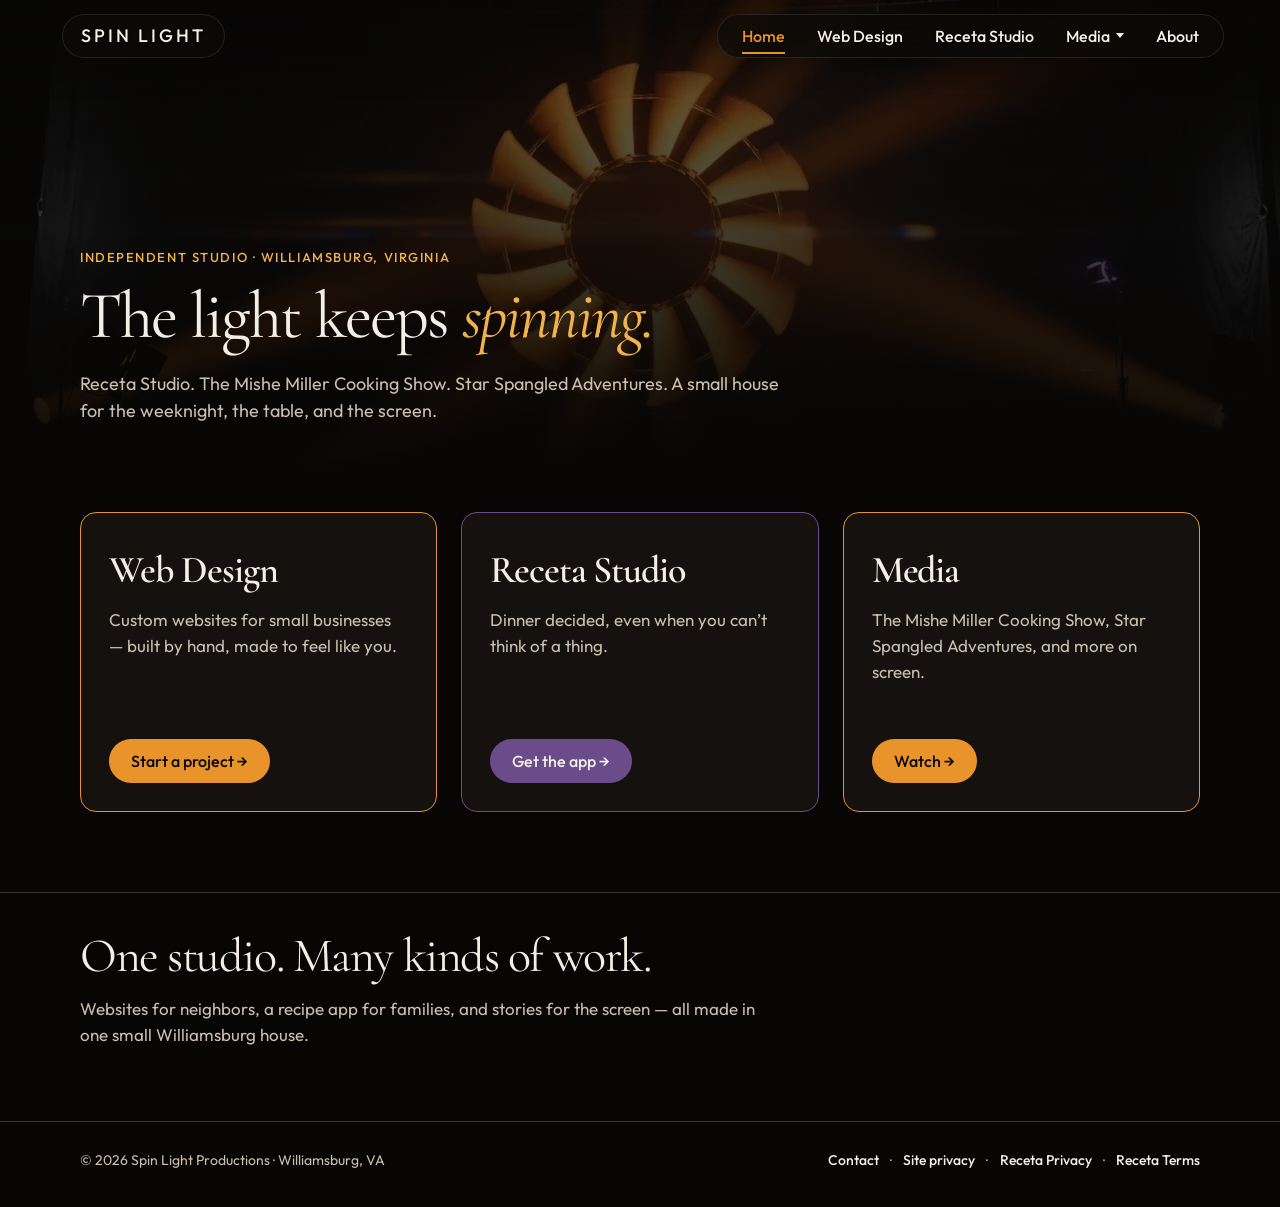
<file: index.html>
<!DOCTYPE html>
<html lang="en">
<head>
  <meta charset="UTF-8">
  <meta name="viewport" content="width=device-width, initial-scale=1.0">
  <title>Spin Light Productions</title>
  <meta name="description" content="Independent studio in Williamsburg, Virginia. Web design, Receta Studio, the Mishe Miller Cooking Show, and Star Spangled Adventures.">
  <meta property="og:title" content="Spin Light Productions">
  <meta property="og:description" content="The light keeps spinning. Websites, a recipe app, and stories for the screen.">
  <meta property="og:image" content="https://spinlightproductions.com/assets/work/hero-stage.jpg">
  <meta property="og:type" content="website">
  <link rel="icon" href="/assets/brand/mark.svg" type="image/svg+xml">
  <link rel="apple-touch-icon" href="/assets/brand/apple-touch-icon.png">
  <link rel="preconnect" href="https://fonts.googleapis.com">
  <link rel="preconnect" href="https://fonts.gstatic.com" crossorigin>
  <link href="https://fonts.googleapis.com/css2?family=Cormorant+Garamond:ital,wght@0,400;0,500;0,600;1,400;1,500&family=Outfit:wght@400;500;600&display=swap" rel="stylesheet">
  <link rel="stylesheet" href="/css/site.css?v=9">
</head>
<body>
  <a class="skip" href="#main">Skip to content</a>
  <header class="nav">
    <a class="brand" href="/">Spin Light</a>
    <button class="menu-btn" type="button" aria-expanded="false" aria-controls="nav-panel" aria-label="Open menu"><span></span></button>
    <nav id="nav-panel" class="nav-links" aria-label="Primary">
      <a href="/" aria-current="page">Home</a>
      <a href="/start-a-project/">Web Design</a>
      <a href="/receta.html">Receta Studio</a>
      <div class="nav-drop">
        <button class="nav-drop-btn" type="button" aria-expanded="false" aria-controls="media-menu">Media <span class="caret" aria-hidden="true"></span></button>
        <div id="media-menu" class="nav-menu" hidden>
          <a href="/mishe.html">Mishe Miller Cooking Show</a>
          <a href="/film.html">Star Spangled Adventures (animation)</a>
          <span class="nav-soon">More animation — coming soon</span>
        </div>
      </div>
      <a href="/about.html">About</a>
    </nav>
  </header>

  <main id="main">
    <section class="home-hero">
      <picture><source type="image/webp" srcset="/assets/work/hero-stage-800.webp 800w, /assets/work/hero-stage-1280.webp 1280w" sizes="100vw"><img fetchpriority="high" class="hero-photo" src="/assets/work/hero-stage.jpg" width="1280" height="720" alt="Spinning stage light throwing orange-gold rays in the dark"></picture>
      <div class="hero-scrim" aria-hidden="true"></div>
      <div class="frame">
        <p class="eyebrow">Independent studio · Williamsburg, Virginia</p>
        <h1>The light keeps <em>spinning.</em></h1>
        <p class="lede">Receta Studio. The Mishe Miller Cooking Show. Star Spangled Adventures. A small house for the weeknight, the table, and the screen.</p>
      </div>
    </section>

    <section class="frame offers" aria-label="What we make">
      <a class="offer offer-gold" href="/start-a-project/">
        <h2>Web Design</h2>
        <p>Custom websites for small businesses — built by hand, made to feel like you.</p>
        <span class="pill">Start a project →</span>
      </a>
      <a class="offer offer-purple" href="/receta.html">
        <h2>Receta Studio</h2>
        <p>Dinner decided, even when you can’t think of a thing.</p>
        <span class="pill">Get the app →</span>
      </a>
      <a class="offer offer-gold" href="/mishe.html">
        <h2>Media</h2>
        <p>The Mishe Miller Cooking Show, Star Spangled Adventures, and more on screen.</p>
        <span class="pill">Watch →</span>
      </a>
    </section>

    <section class="studio">
      <div class="frame">
        <h2>One studio. Many kinds of work.</h2>
        <p>Websites for neighbors, a recipe app for families, and stories for the screen — all made in one small Williamsburg house.</p>
      </div>
    </section>
  </main>

  <footer class="site-footer">
    <div class="frame row">
      <p>© 2026 Spin Light Productions · Williamsburg, VA</p>
      <p class="legal-links"><a href="/about.html#contact">Contact</a><span aria-hidden="true">·</span><a href="/site-privacy.html">Site privacy</a><span aria-hidden="true">·</span><a href="/privacy.html">Receta Privacy</a><span aria-hidden="true">·</span><a href="/terms.html">Receta Terms</a></p>
    </div>
  </footer>
  <script src="/js/site.js?v=5"></script>
  <!-- CLOUDFLARE WEB ANALYTICS: placeholder. Replace with the beacon snippet from
       Cloudflare dashboard > Analytics & Logs > Web Analytics > spinlightproductions.com, e.g.
       <script defer src="https://static.cloudflareinsights.com/beacon.min.js" data-cf-beacon='{"token": "SITE_TOKEN_HERE"}'></script>
       (Not needed if Cloudflare's automatic setup is turned on for the proxied site.) -->
</body>
</html>
</file>
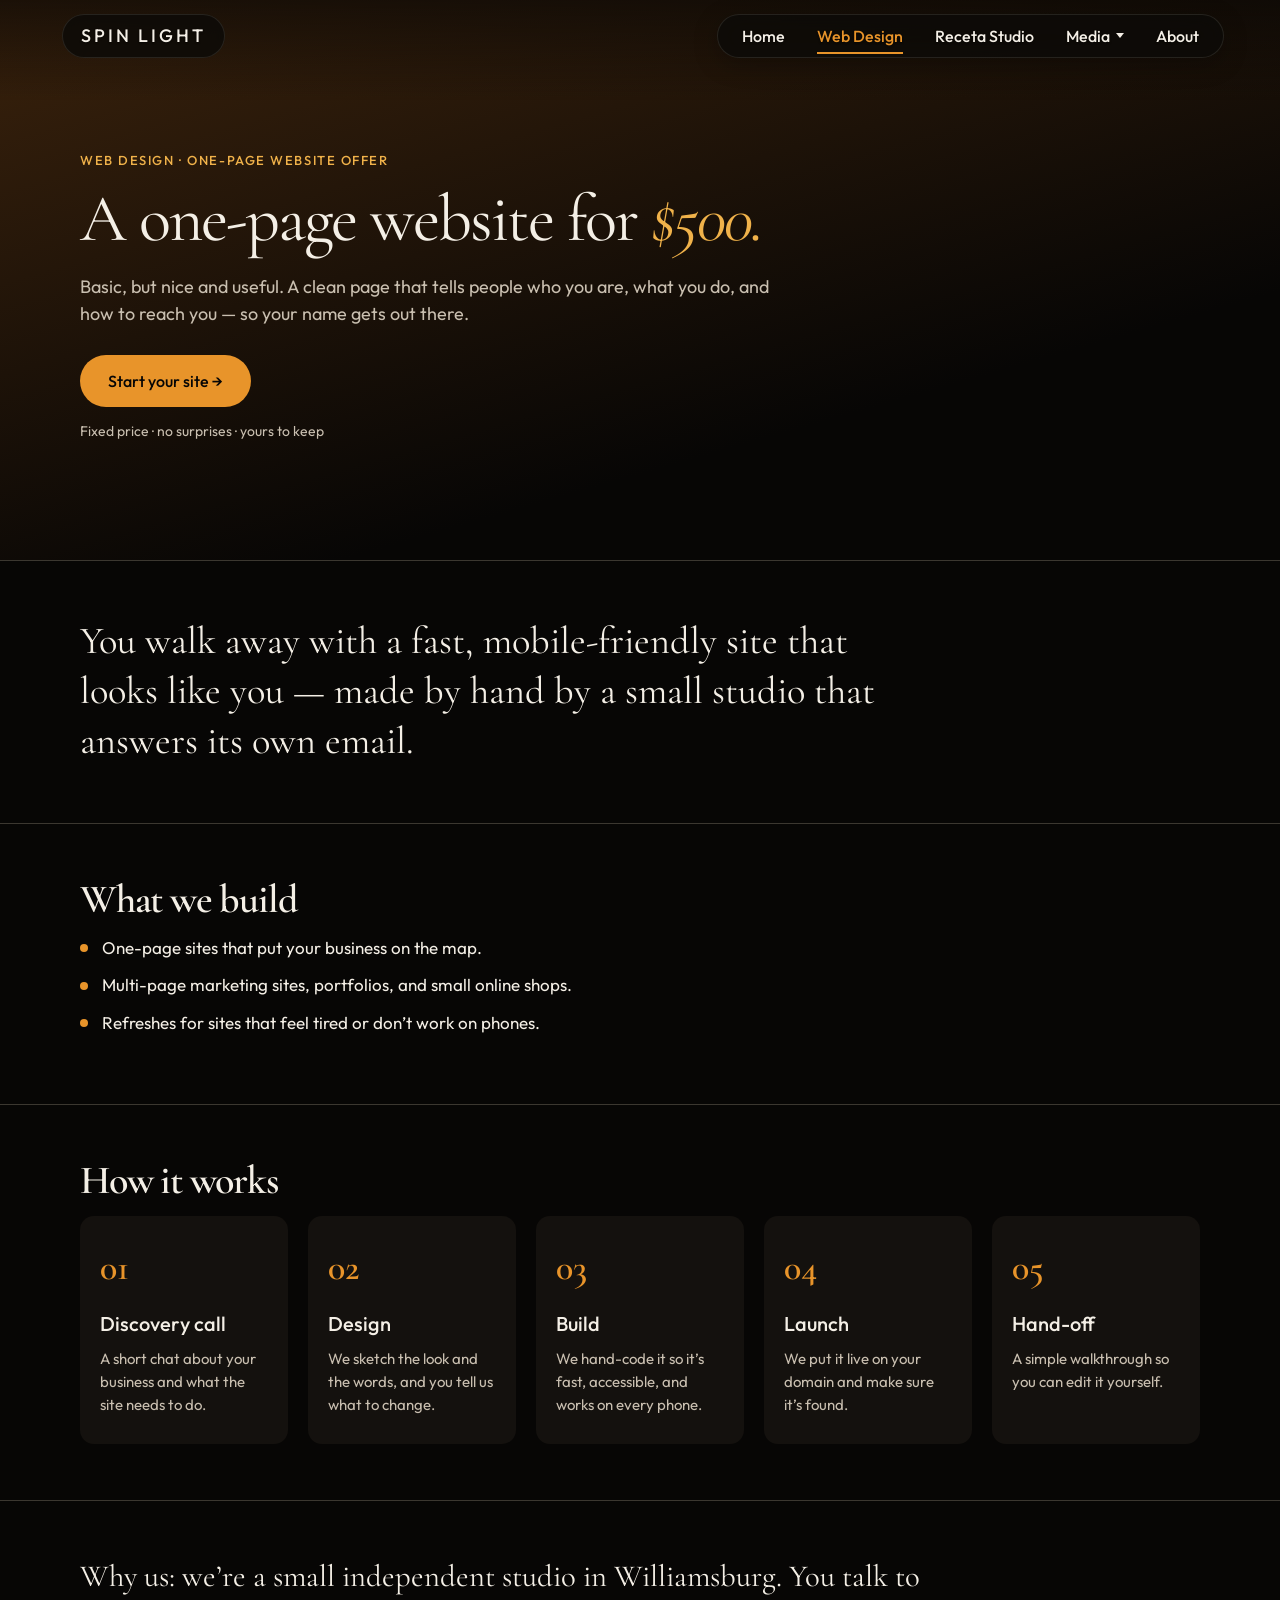
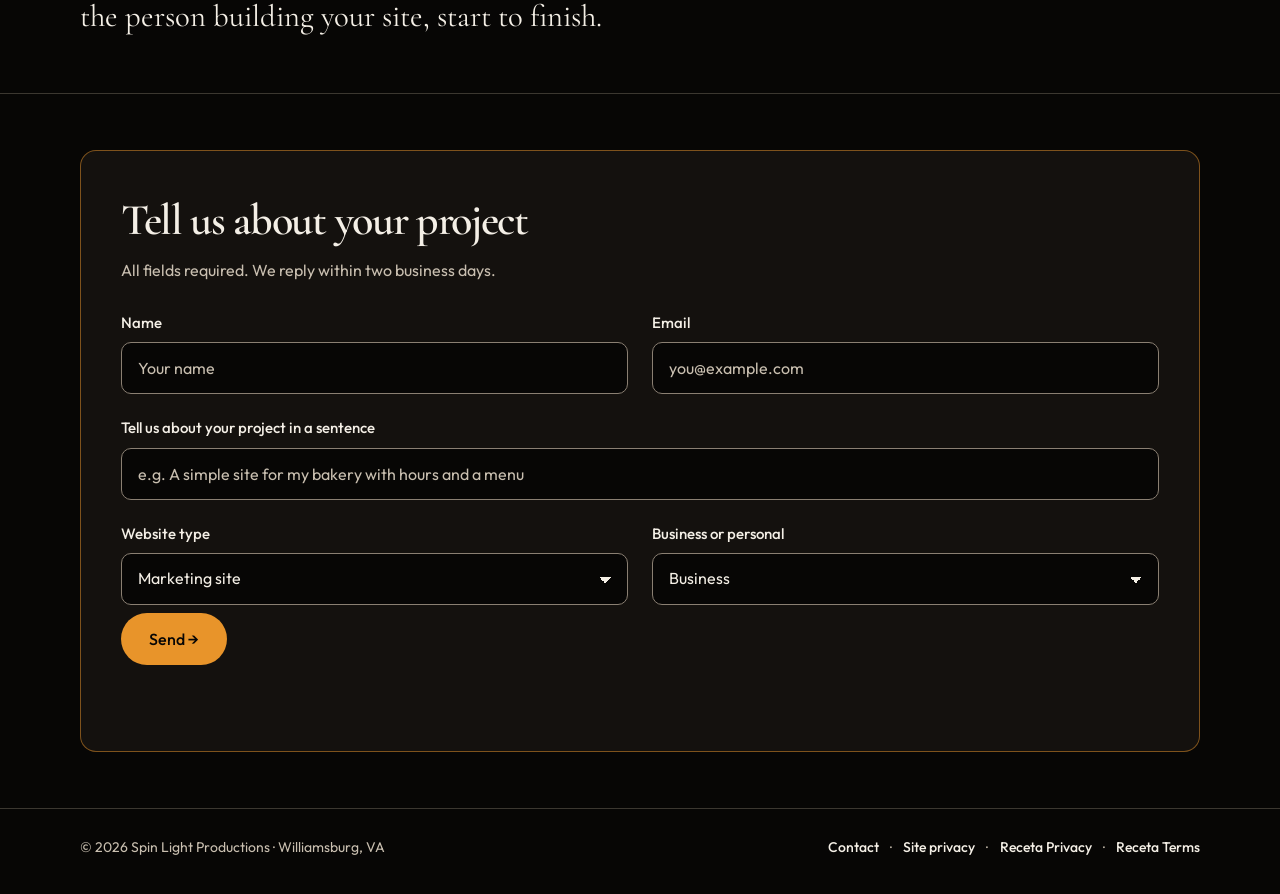
<file: start-a-project/index.html>
<!DOCTYPE html>
<html lang="en">
<head>
  <meta charset="UTF-8">
  <meta name="viewport" content="width=device-width, initial-scale=1.0">
  <title>Web Design — Spin Light Productions</title>
  <meta name="description" content="A one-page website for $500. Basic, but nice and useful. Hand-made in Williamsburg.">
  <meta property="og:title" content="A one-page website for $500">
  <meta property="og:description" content="A clean page that tells people who you are, what you do, and how to reach you.">
  <meta property="og:image" content="https://spinlightproductions.com/assets/work/hero-stage.jpg">
  <link rel="icon" href="/assets/brand/mark.svg" type="image/svg+xml">
  <link rel="apple-touch-icon" href="/assets/brand/apple-touch-icon.png">
  <link rel="preconnect" href="https://fonts.googleapis.com">
  <link rel="preconnect" href="https://fonts.gstatic.com" crossorigin>
  <link href="https://fonts.googleapis.com/css2?family=Cormorant+Garamond:ital,wght@0,400;0,500;0,600;1,400;1,500&family=Outfit:wght@400;500;600&display=swap" rel="stylesheet">
  <link rel="stylesheet" href="/css/site.css?v=9">
</head>
<body>
  <a class="skip" href="#main">Skip to content</a>
  <header class="nav">
    <a class="brand" href="/">Spin Light</a>
    <button class="menu-btn" type="button" aria-expanded="false" aria-controls="nav-panel" aria-label="Open menu"><span></span></button>
    <nav id="nav-panel" class="nav-links" aria-label="Primary">
      <a href="/">Home</a>
      <a href="/start-a-project/" aria-current="page">Web Design</a>
      <a href="/receta.html">Receta Studio</a>
      <div class="nav-drop">
        <button class="nav-drop-btn" type="button" aria-expanded="false" aria-controls="media-menu">Media <span class="caret" aria-hidden="true"></span></button>
        <div id="media-menu" class="nav-menu" hidden>
          <a href="/mishe.html">Mishe Miller Cooking Show</a>
          <a href="/film.html">Star Spangled Adventures (animation)</a>
          <span class="nav-soon">More animation — coming soon</span>
        </div>
      </div>
      <a href="/about.html">About</a>
    </nav>
  </header>

  <main id="main">
    <section class="banner banner-tall">
      <div class="frame">
        <p class="eyebrow">Web design · One-page website offer</p>
        <h1>A one-page website for <em>$500.</em></h1>
        <p class="lede">Basic, but nice and useful. A clean page that tells people who you are, what you do, and how to reach you — so your name gets out there.</p>
        <p class="banner-cta"><a class="btn btn-lg btn-gold" href="#project-form">Start your site →</a></p>
        <p class="fine">Fixed price · no surprises · yours to keep</p>
      </div>
    </section>

    <section class="block">
      <div class="frame">
        <p class="statement">You walk away with a fast, mobile-friendly site that looks like you — made by hand by a small studio that answers its own email.</p>
      </div>
    </section>

    <section class="block">
      <div class="frame">
        <h2>What we build</h2>
        <ul class="gold-list">
          <li>One-page sites that put your business on the map.</li>
          <li>Multi-page marketing sites, portfolios, and small online shops.</li>
          <li>Refreshes for sites that feel tired or don’t work on phones.</li>
        </ul>
      </div>
    </section>

    <section class="block">
      <div class="frame">
        <h2>How it works</h2>
        <div class="steps">
          <article class="step">
            <p class="num">01</p>
            <h3>Discovery call</h3>
            <p>A short chat about your business and what the site needs to do.</p>
          </article>
          <article class="step">
            <p class="num">02</p>
            <h3>Design</h3>
            <p>We sketch the look and the words, and you tell us what to change.</p>
          </article>
          <article class="step">
            <p class="num">03</p>
            <h3>Build</h3>
            <p>We hand-code it so it’s fast, accessible, and works on every phone.</p>
          </article>
          <article class="step">
            <p class="num">04</p>
            <h3>Launch</h3>
            <p>We put it live on your domain and make sure it’s found.</p>
          </article>
          <article class="step">
            <p class="num">05</p>
            <h3>Hand-off</h3>
            <p>A simple walkthrough so you can edit it yourself.</p>
          </article>
        </div>
      </div>
    </section>

    <section class="block">
      <div class="frame">
        <p class="why">Why us: we’re a small independent studio in Williamsburg. You talk to the person building your site, start to finish.</p>
      </div>
    </section>

    <section class="block">
      <div class="frame">
        <form class="form-card" id="project-form" action="https://api.web3forms.com/submit" method="POST">
          <input type="hidden" name="access_key" value="146d730f-ac1d-45dd-ad04-c5a6b8982490">
          <input type="hidden" name="subject" value="New website project">
          <input type="hidden" name="from_name" value="Spin Light Productions">
          <input type="hidden" name="redirect" value="https://spinlightproductions.com/start-a-project/#sent">
          <input class="botcheck" type="checkbox" name="botcheck" tabindex="-1" autocomplete="off" aria-hidden="true">
          <h2>Tell us about your project</h2>
          <p class="hint">All fields required. We reply within two business days.</p>
          <div class="form-grid">
            <div class="field">
              <label for="name">Name</label>
              <input id="name" name="name" type="text" autocomplete="name" placeholder="Your name" required>
            </div>
            <div class="field">
              <label for="email">Email</label>
              <input id="email" name="email" type="email" autocomplete="email" placeholder="you@example.com" required>
            </div>
            <div class="field field-wide">
              <label for="project">Tell us about your project in a sentence</label>
              <input id="project" name="message" type="text" placeholder="e.g. A simple site for my bakery with hours and a menu" required>
            </div>
            <div class="field">
              <label for="website-type">Website type</label>
              <select id="website-type" name="Website type" required>
                <option value="Marketing site" selected>Marketing site</option>
                <option value="Portfolio">Portfolio</option>
                <option value="E-commerce">E-commerce</option>
                <option value="Other">Other</option>
              </select>
            </div>
            <div class="field">
              <label for="audience">Business or personal</label>
              <select id="audience" name="Business or personal" required>
                <option value="Business" selected>Business</option>
                <option value="Personal">Personal</option>
              </select>
            </div>
          </div>
          <div class="form-actions">
            <button class="btn btn-lg btn-gold" type="submit">Send →</button>
          </div>
          <p class="form-status" id="form-status" role="status"></p>
        </form>
      </div>
    </section>
  </main>

  <footer class="site-footer">
    <div class="frame row">
      <p>© 2026 Spin Light Productions · Williamsburg, VA</p>
      <p class="legal-links"><a href="/about.html#contact">Contact</a><span aria-hidden="true">·</span><a href="/site-privacy.html">Site privacy</a><span aria-hidden="true">·</span><a href="/privacy.html">Receta Privacy</a><span aria-hidden="true">·</span><a href="/terms.html">Receta Terms</a></p>
    </div>
  </footer>
  <script src="/js/site.js?v=5"></script>
  <!-- CLOUDFLARE WEB ANALYTICS: placeholder. Replace with the beacon snippet from
       Cloudflare dashboard > Analytics & Logs > Web Analytics > spinlightproductions.com, e.g.
       <script defer src="https://static.cloudflareinsights.com/beacon.min.js" data-cf-beacon='{"token": "SITE_TOKEN_HERE"}'></script>
       (Not needed if Cloudflare's automatic setup is turned on for the proxied site.) -->
</body>
</html>
</file>
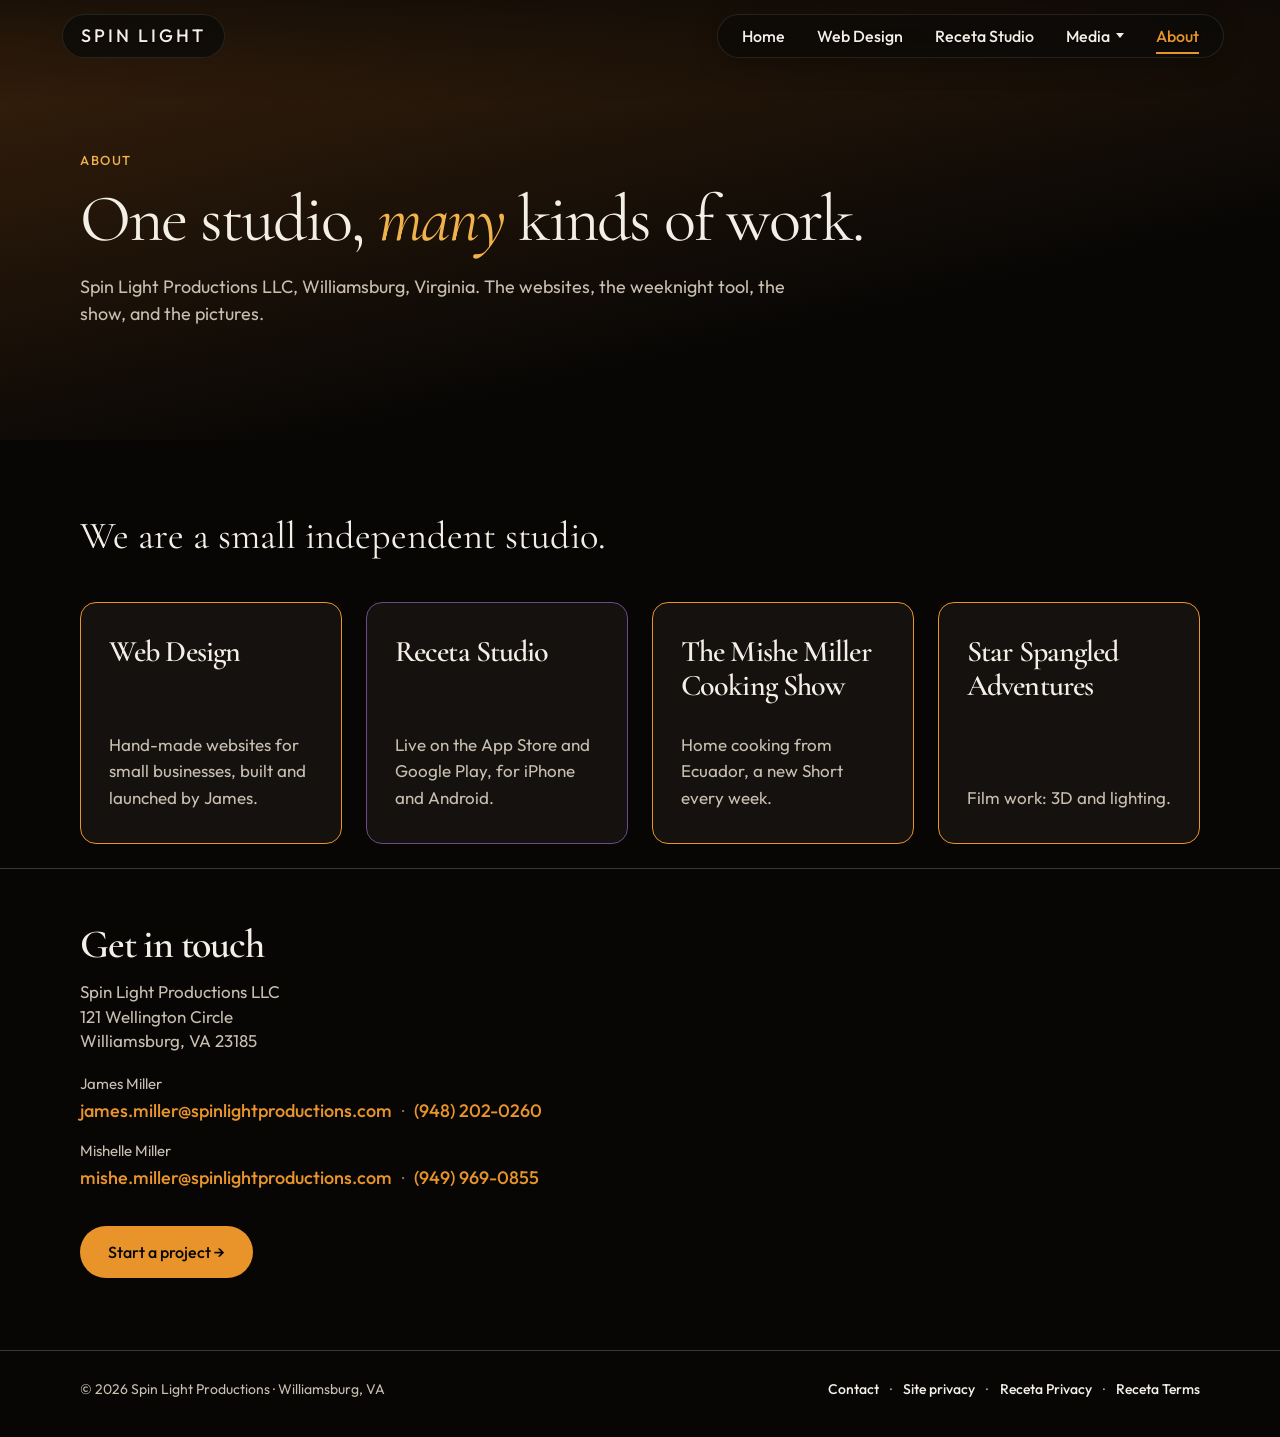
<file: about.html>
<!DOCTYPE html>
<html lang="en">
<head>
  <meta charset="UTF-8">
  <meta name="viewport" content="width=device-width, initial-scale=1.0">
  <title>About — Spin Light Productions</title>
  <meta name="description" content="Spin Light Productions LLC, Williamsburg, Virginia. The websites, the weeknight tool, the show, and the pictures.">
  <meta property="og:title" content="About — Spin Light Productions">
  <meta property="og:description" content="One studio, many kinds of work.">
  <meta property="og:image" content="https://spinlightproductions.com/assets/work/hero-stage.jpg">
  <link rel="icon" href="/assets/brand/mark.svg" type="image/svg+xml">
  <link rel="apple-touch-icon" href="/assets/brand/apple-touch-icon.png">
  <link rel="preconnect" href="https://fonts.googleapis.com">
  <link rel="preconnect" href="https://fonts.gstatic.com" crossorigin>
  <link href="https://fonts.googleapis.com/css2?family=Cormorant+Garamond:ital,wght@0,400;0,500;0,600;1,400;1,500&family=Outfit:wght@400;500;600&display=swap" rel="stylesheet">
  <link rel="stylesheet" href="/css/site.css?v=9">
</head>
<body>
  <a class="skip" href="#main">Skip to content</a>
  <header class="nav">
    <a class="brand" href="/">Spin Light</a>
    <button class="menu-btn" type="button" aria-expanded="false" aria-controls="nav-panel" aria-label="Open menu"><span></span></button>
    <nav id="nav-panel" class="nav-links" aria-label="Primary">
      <a href="/">Home</a>
      <a href="/start-a-project/">Web Design</a>
      <a href="/receta.html">Receta Studio</a>
      <div class="nav-drop">
        <button class="nav-drop-btn" type="button" aria-expanded="false" aria-controls="media-menu">Media <span class="caret" aria-hidden="true"></span></button>
        <div id="media-menu" class="nav-menu" hidden>
          <a href="/mishe.html">Mishe Miller Cooking Show</a>
          <a href="/film.html">Star Spangled Adventures (animation)</a>
          <span class="nav-soon">More animation — coming soon</span>
        </div>
      </div>
      <a href="/about.html" aria-current="page">About</a>
    </nav>
  </header>

  <main id="main">
    <section class="banner">
      <div class="frame">
        <p class="eyebrow">About</p>
        <h1>One studio, <em>many</em> kinds of work.</h1>
        <p class="lede">Spin Light Productions LLC, Williamsburg, Virginia. The websites, the weeknight tool, the show, and the pictures.</p>
      </div>
    </section>

    <section class="about-body">
      <div class="frame">
        <p class="statement">We are a small independent studio.</p>
        <div class="offerings">
          <article class="plain-card">
            <h2>Web Design</h2>
            <p>Hand-made websites for small businesses, built and launched by James.</p>
          </article>
          <article class="plain-card purple">
            <h2>Receta Studio</h2>
            <p>Live on the App Store and Google Play, for iPhone and Android.</p>
          </article>
          <article class="plain-card">
            <h2>The Mishe Miller Cooking Show</h2>
            <p>Home cooking from Ecuador, a new Short every week.</p>
          </article>
          <article class="plain-card">
            <h2>Star Spangled Adventures</h2>
            <p>Film work: 3D and lighting.</p>
          </article>
        </div>
      </div>
    </section>

    <section class="contact-block" id="contact">
      <div class="frame">
        <h2>Get in touch</h2>
        <p class="address">Spin Light Productions LLC<br>121 Wellington Circle<br>Williamsburg, VA 23185</p>
        <div class="contact-list">
          <p><span class="contact-name">James Miller</span><a class="email-link" href="mailto:james.miller@spinlightproductions.com">james.miller@spinlightproductions.com</a><span class="contact-sep" aria-hidden="true">·</span><a class="email-link" href="tel:+19482020260">(948) 202-0260</a></p>
          <p><span class="contact-name">Mishelle Miller</span><a class="email-link" href="mailto:mishe.miller@spinlightproductions.com">mishe.miller@spinlightproductions.com</a><span class="contact-sep" aria-hidden="true">·</span><a class="email-link" href="tel:+19499690855">(949) 969-0855</a></p>
        </div>
        <a class="btn btn-lg btn-gold" href="/start-a-project/">Start a project →</a>
      </div>
    </section>
  </main>

  <footer class="site-footer">
    <div class="frame row">
      <p>© 2026 Spin Light Productions · Williamsburg, VA</p>
      <p class="legal-links"><a href="/about.html#contact">Contact</a><span aria-hidden="true">·</span><a href="/site-privacy.html">Site privacy</a><span aria-hidden="true">·</span><a href="/privacy.html">Receta Privacy</a><span aria-hidden="true">·</span><a href="/terms.html">Receta Terms</a></p>
    </div>
  </footer>
  <script src="/js/site.js?v=5"></script>
  <!-- CLOUDFLARE WEB ANALYTICS: placeholder. Replace with the beacon snippet from
       Cloudflare dashboard > Analytics & Logs > Web Analytics > spinlightproductions.com, e.g.
       <script defer src="https://static.cloudflareinsights.com/beacon.min.js" data-cf-beacon='{"token": "SITE_TOKEN_HERE"}'></script>
       (Not needed if Cloudflare's automatic setup is turned on for the proxied site.) -->
</body>
</html>
</file>
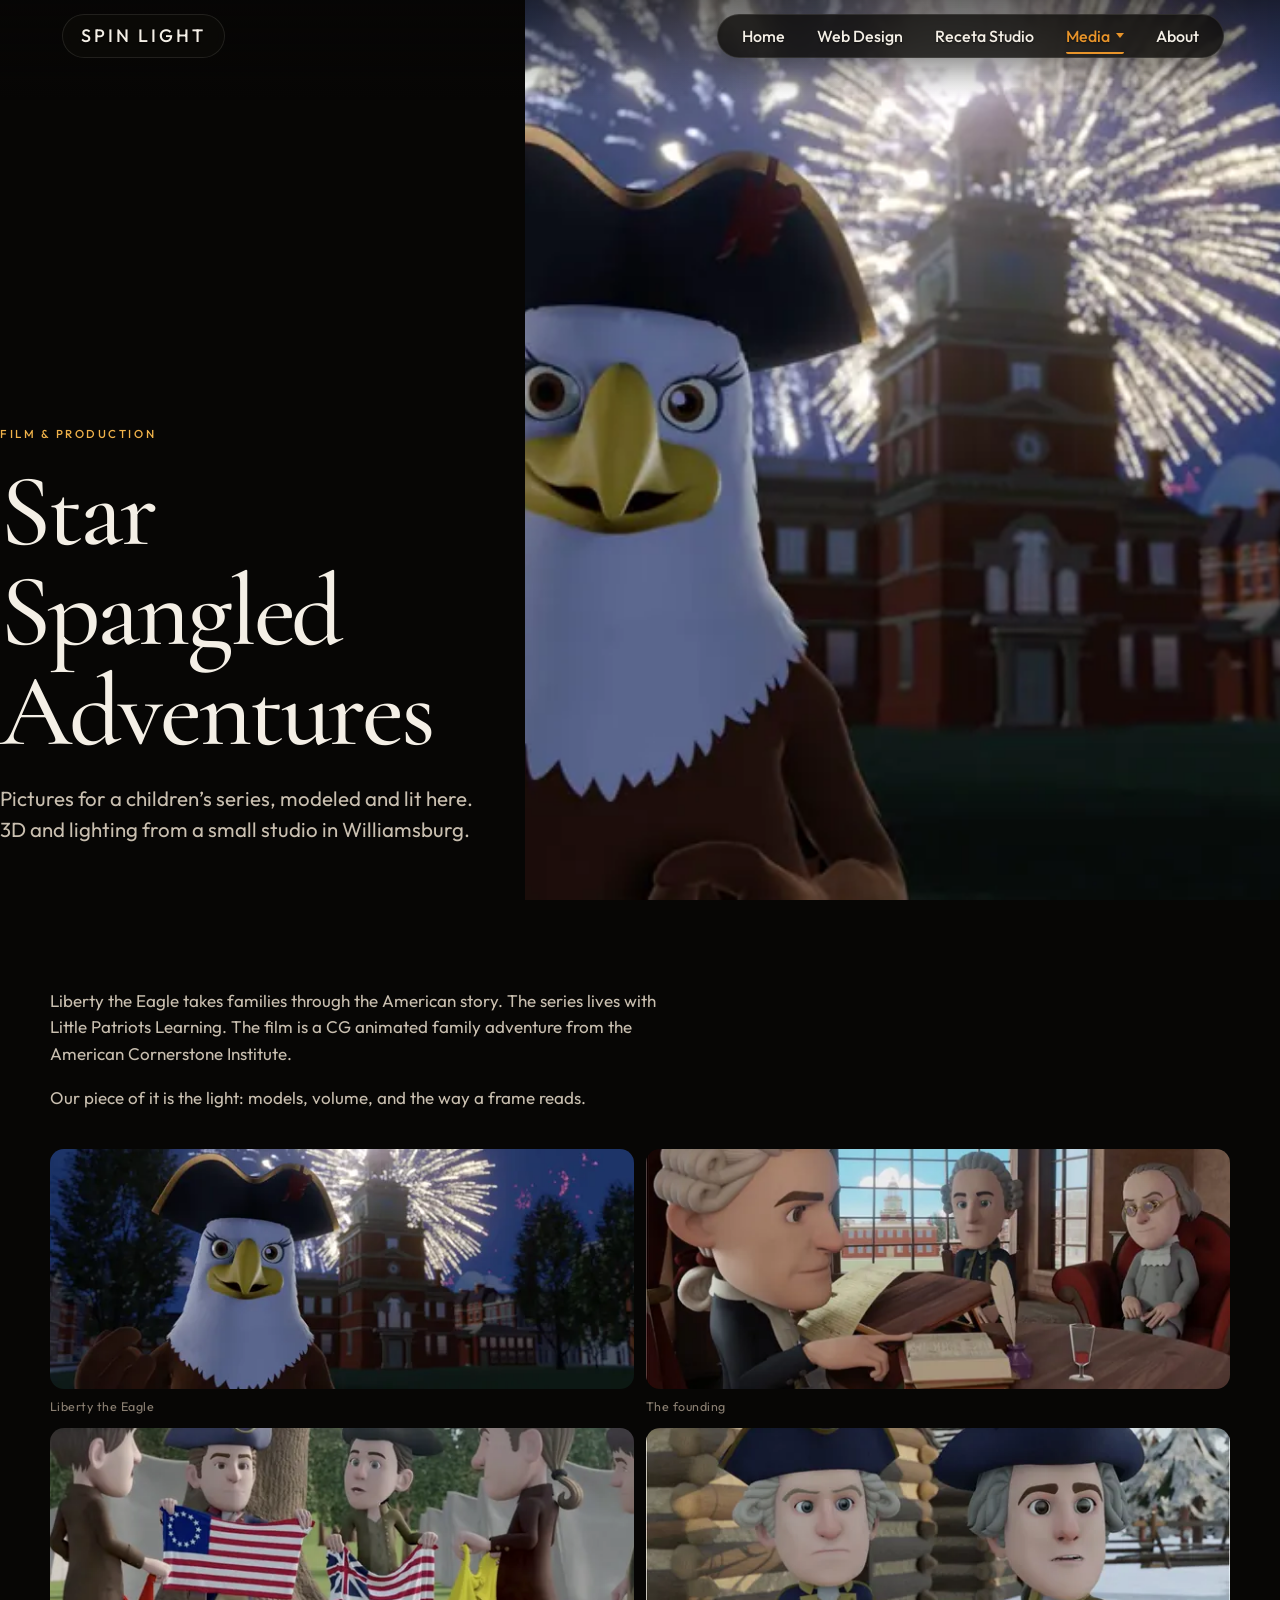
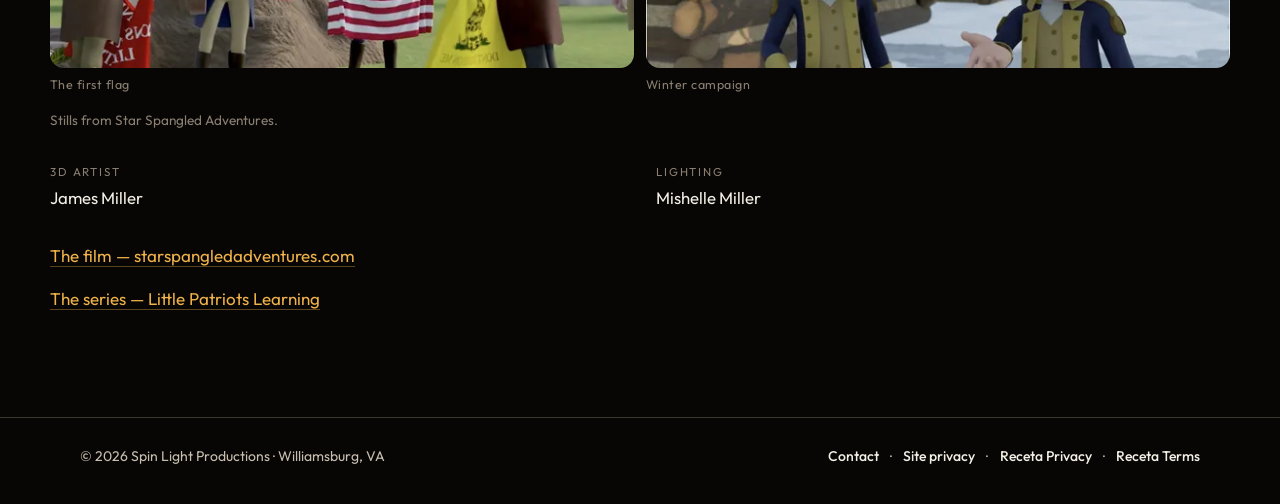
<file: film.html>
<!DOCTYPE html>
<html lang="en">
<head>
  <meta charset="UTF-8">
  <meta name="viewport" content="width=device-width, initial-scale=1.0">
  <title>Star Spangled Adventures — Spin Light Productions</title>
  <meta name="description" content="3D and lighting for Star Spangled Adventures, from a small studio in Williamsburg.">
  <meta property="og:title" content="Star Spangled Adventures — Spin Light Productions">
  <meta property="og:image" content="https://spinlightproductions.com/assets/work/film.jpg">
  <link rel="icon" href="/assets/brand/mark.svg" type="image/svg+xml">
  <link rel="apple-touch-icon" href="/assets/brand/apple-touch-icon.png">
  <link rel="preconnect" href="https://fonts.googleapis.com">
  <link rel="preconnect" href="https://fonts.gstatic.com" crossorigin>
  <link href="https://fonts.googleapis.com/css2?family=Cormorant+Garamond:ital,wght@0,400;0,500;0,600;1,400;1,500&family=Outfit:wght@400;500;600&display=swap" rel="stylesheet">
  <link rel="stylesheet" href="/css/site.css?v=9">
</head>
<body>
  <a class="skip" href="#main">Skip to content</a>
    <header class="nav">
    <a class="brand" href="/">Spin Light</a>
    <button class="menu-btn" type="button" aria-expanded="false" aria-controls="nav-panel" aria-label="Open menu"><span></span></button>
    <nav id="nav-panel" class="nav-links" aria-label="Primary">
      <a href="/">Home</a>
      <a href="/start-a-project/">Web Design</a>
      <a href="/receta.html">Receta Studio</a>
      <div class="nav-drop is-section">
        <button class="nav-drop-btn" type="button" aria-expanded="false" aria-controls="media-menu">Media <span class="caret" aria-hidden="true"></span></button>
        <div id="media-menu" class="nav-menu" hidden>
          <a href="/mishe.html">Mishe Miller Cooking Show</a>
          <a href="/film.html" aria-current="page">Star Spangled Adventures (animation)</a>
          <span class="nav-soon">More animation — coming soon</span>
        </div>
      </div>
      <a href="/about.html">About</a>
    </nav>
  </header>

  <main id="main">
    <section class="hero hero-split hero-film">
      <div class="hero-media">
        <picture><source type="image/webp" srcset="/assets/work/film-900.webp 900w, /assets/work/film-1800.webp 1800w" sizes="(max-width: 860px) 100vw, 60vw"><img fetchpriority="high" width="1800" height="989" src="/assets/work/film.jpg?v=2" alt="Liberty the Eagle in a tricorn hat, with Independence Hall and fireworks."></picture>
      </div>
      <div class="wrap hero-copy">
        <p class="eyebrow">Film &amp; production</p>
        <h1>Star Spangled Adventures</h1>
        <p class="lede">Pictures for a children’s series, modeled and lit here. 3D and lighting from a small studio in Williamsburg.</p>
      </div>
    </section>

    <section class="section">
      <div class="wrap">
        <div class="prose">
          <p>Liberty the Eagle takes families through the American story. The series lives with Little Patriots Learning. The film is a CG animated family adventure from the American Cornerstone Institute.</p>
          <p>Our piece of it is the light: models, volume, and the way a frame reads.</p>
        </div>
        <div class="stills">
          <figure>
            <picture><source type="image/webp" srcset="/assets/work/film-liberty-600.webp 600w, /assets/work/film-liberty-1200.webp 1200w" sizes="(max-width: 860px) 92vw, 584px"><img loading="lazy" decoding="async" width="1800" height="989" src="/assets/work/film-liberty.jpg" alt="Liberty the Eagle in a tricorn hat, Independence Hall and fireworks behind her."></picture>
            <figcaption>Liberty the Eagle</figcaption>
          </figure>
          <figure>
            <picture><source type="image/webp" srcset="/assets/work/film-founders-600.webp 600w, /assets/work/film-founders-1200.webp 1200w" sizes="(max-width: 860px) 92vw, 584px"><img loading="lazy" decoding="async" width="1800" height="1010" src="/assets/work/film-founders.jpg" alt="Animated founding fathers gathered around a table with Liberty looking on."></picture>
            <figcaption>The founding</figcaption>
          </figure>
          <figure>
            <picture><source type="image/webp" srcset="/assets/work/film-flag-600.webp 600w, /assets/work/film-flag-1200.webp 1200w" sizes="(max-width: 860px) 92vw, 584px"><img loading="lazy" decoding="async" width="1542" height="1240" src="/assets/work/film-flag.jpg" alt="Colonial soldiers compare early American flags under a tree."></picture>
            <figcaption>The first flag</figcaption>
          </figure>
          <figure>
            <picture><source type="image/webp" srcset="/assets/work/film-winter-600.webp 600w, /assets/work/film-winter-1200.webp 1200w" sizes="(max-width: 860px) 92vw, 584px"><img loading="lazy" decoding="async" width="1600" height="889" src="/assets/work/film-winter.jpg" alt="Continental officers in the snow outside a log cabin."></picture>
            <figcaption>Winter campaign</figcaption>
          </figure>
        </div>
        <p class="links" style="margin-top:1rem;font-size:.85rem;color:var(--ink-faint)">Stills from Star Spangled Adventures.</p>
        <dl class="credits">
          <div class="credit">
            <dt>3D artist</dt>
            <dd>James Miller</dd>
          </div>
          <div class="credit">
            <dt>Lighting</dt>
            <dd>Mishelle Miller</dd>
          </div>
        </dl>
        <p class="links" style="margin-top:2rem">
          <a href="https://starspangledadventures.com">The film — starspangledadventures.com</a>
        </p>
        <p class="links" style="margin-top:.8rem">
          <a href="https://littlepatriotslearning.com/program/star-spangled/">The series — Little Patriots Learning</a>
        </p>
      </div>
    </section>
  </main>

  <footer class="site-footer">
    <div class="frame row">
      <p>© 2026 Spin Light Productions · Williamsburg, VA</p>
      <p class="legal-links"><a href="/about.html#contact">Contact</a><span aria-hidden="true">·</span><a href="/site-privacy.html">Site privacy</a><span aria-hidden="true">·</span><a href="/privacy.html">Receta Privacy</a><span aria-hidden="true">·</span><a href="/terms.html">Receta Terms</a></p>
    </div>
  </footer>
  <script src="/js/site.js?v=5"></script>
  <!-- CLOUDFLARE WEB ANALYTICS: placeholder. Replace with the beacon snippet from
       Cloudflare dashboard > Analytics & Logs > Web Analytics > spinlightproductions.com, e.g.
       <script defer src="https://static.cloudflareinsights.com/beacon.min.js" data-cf-beacon='{"token": "SITE_TOKEN_HERE"}'></script>
       (Not needed if Cloudflare's automatic setup is turned on for the proxied site.) -->
</body>
</html>
</file>
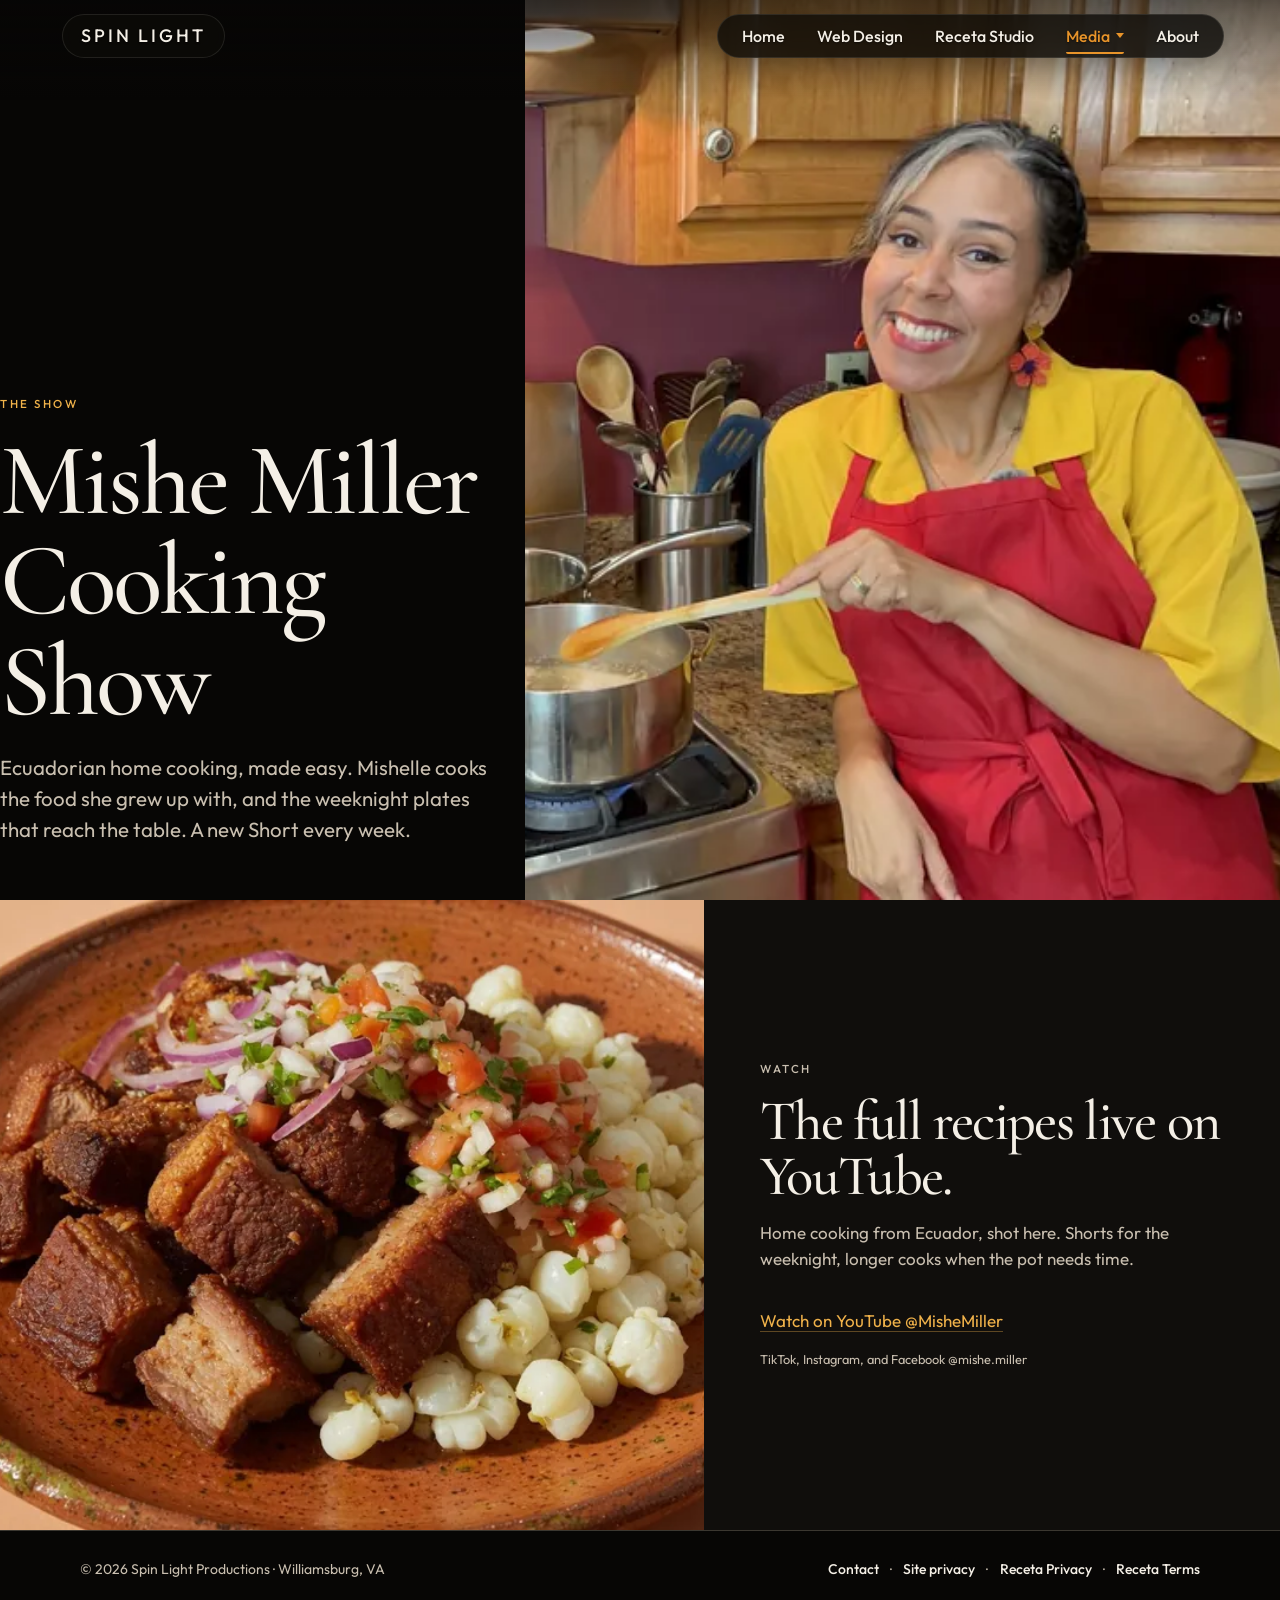
<file: mishe.html>
<!DOCTYPE html>
<html lang="en">
<head>
  <meta charset="UTF-8">
  <meta name="viewport" content="width=device-width, initial-scale=1.0">
  <title>Mishe Miller Cooking Show — Spin Light Productions</title>
  <meta name="description" content="Ecuadorian home cooking, made easy. New Shorts every week on YouTube.">
  <meta property="og:title" content="Mishe Miller Cooking Show">
  <meta property="og:image" content="https://spinlightproductions.com/assets/work/show-set.jpg">
  <meta property="og:description" content="Ecuadorian home cooking, made easy. New Shorts every week on YouTube.">
  <link rel="icon" href="/assets/brand/mark.svg" type="image/svg+xml">
  <link rel="apple-touch-icon" href="/assets/brand/apple-touch-icon.png">
  <link rel="preconnect" href="https://fonts.googleapis.com">
  <link rel="preconnect" href="https://fonts.gstatic.com" crossorigin>
  <link href="https://fonts.googleapis.com/css2?family=Cormorant+Garamond:ital,wght@0,400;0,500;0,600;1,400;1,500&family=Outfit:wght@400;500;600&display=swap" rel="stylesheet">
  <link rel="stylesheet" href="/css/site.css?v=9">
</head>
<body>
  <a class="skip" href="#main">Skip to content</a>
    <header class="nav">
    <a class="brand" href="/">Spin Light</a>
    <button class="menu-btn" type="button" aria-expanded="false" aria-controls="nav-panel" aria-label="Open menu"><span></span></button>
    <nav id="nav-panel" class="nav-links" aria-label="Primary">
      <a href="/">Home</a>
      <a href="/start-a-project/">Web Design</a>
      <a href="/receta.html">Receta Studio</a>
      <div class="nav-drop is-section">
        <button class="nav-drop-btn" type="button" aria-expanded="false" aria-controls="media-menu">Media <span class="caret" aria-hidden="true"></span></button>
        <div id="media-menu" class="nav-menu" hidden>
          <a href="/mishe.html" aria-current="page">Mishe Miller Cooking Show</a>
          <a href="/film.html">Star Spangled Adventures (animation)</a>
          <span class="nav-soon">More animation — coming soon</span>
        </div>
      </div>
      <a href="/about.html">About</a>
    </nav>
  </header>

  <main id="main">
    <section class="hero hero-split hero-show">
      <div class="hero-media">
        <picture><source type="image/webp" srcset="/assets/work/show-set-900.webp 900w, /assets/work/show-set-1800.webp 1800w" sizes="(max-width: 860px) 100vw, 60vw"><img fetchpriority="high" width="1920" height="1080" src="/assets/work/show-set.jpg?v=2" alt="Mishelle Miller cooking in her kitchen." class="cover-show"></picture>
      </div>
      <div class="wrap hero-copy">
        <p class="eyebrow">The show</p>
        <h1>Mishe Miller Cooking Show</h1>
        <p class="lede">Ecuadorian home cooking, made easy. Mishelle cooks the food she grew up with, and the weeknight plates that reach the table. A new Short every week.</p>
      </div>
    </section>

    <section class="band">
      <div class="band-media">
        <picture><source type="image/webp" srcset="/assets/work/show-food-800.webp 800w, /assets/work/show-food-1400.webp 1400w" sizes="(max-width: 860px) 100vw, 55vw"><img loading="lazy" decoding="async" width="1400" height="933" src="/assets/work/show-food.jpg" alt="Fritada with mote and onion salsa on a clay plate."></picture>
      </div>
      <div class="band-copy">
        <p class="eyebrow">Watch</p>
        <h2>The full recipes live on YouTube.</h2>
        <p>Home cooking from Ecuador, shot here. Shorts for the weeknight, longer cooks when the pot needs time.</p>
        <p class="links" style="margin-top:1.2rem">
          <a href="https://www.youtube.com/@MisheMiller">Watch on YouTube @MisheMiller</a>
        </p>
        <p class="meta">TikTok, Instagram, and Facebook @mishe.miller</p>
      </div>
    </section>
  </main>

  <footer class="site-footer">
    <div class="frame row">
      <p>© 2026 Spin Light Productions · Williamsburg, VA</p>
      <p class="legal-links"><a href="/about.html#contact">Contact</a><span aria-hidden="true">·</span><a href="/site-privacy.html">Site privacy</a><span aria-hidden="true">·</span><a href="/privacy.html">Receta Privacy</a><span aria-hidden="true">·</span><a href="/terms.html">Receta Terms</a></p>
    </div>
  </footer>
  <script src="/js/site.js?v=5"></script>
  <!-- CLOUDFLARE WEB ANALYTICS: placeholder. Replace with the beacon snippet from
       Cloudflare dashboard > Analytics & Logs > Web Analytics > spinlightproductions.com, e.g.
       <script defer src="https://static.cloudflareinsights.com/beacon.min.js" data-cf-beacon='{"token": "SITE_TOKEN_HERE"}'></script>
       (Not needed if Cloudflare's automatic setup is turned on for the proxied site.) -->
</body>
</html>
</file>
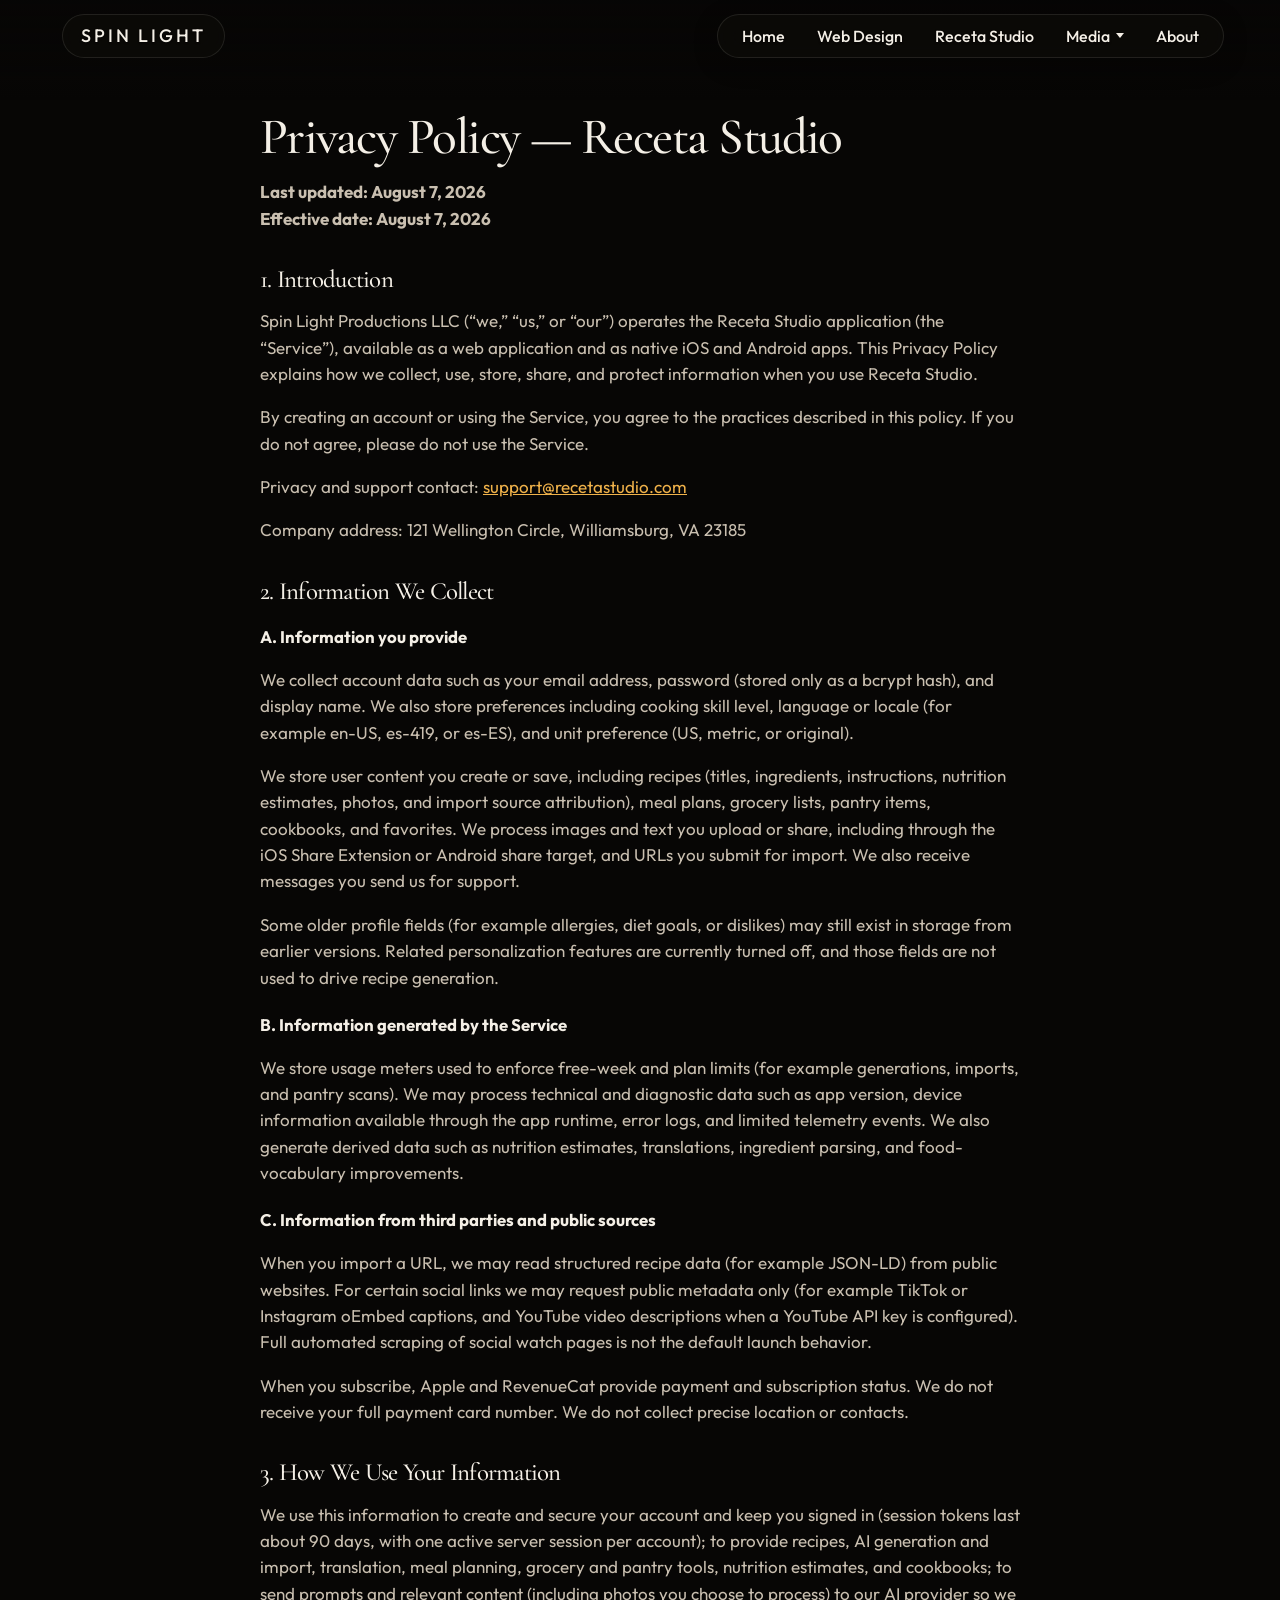
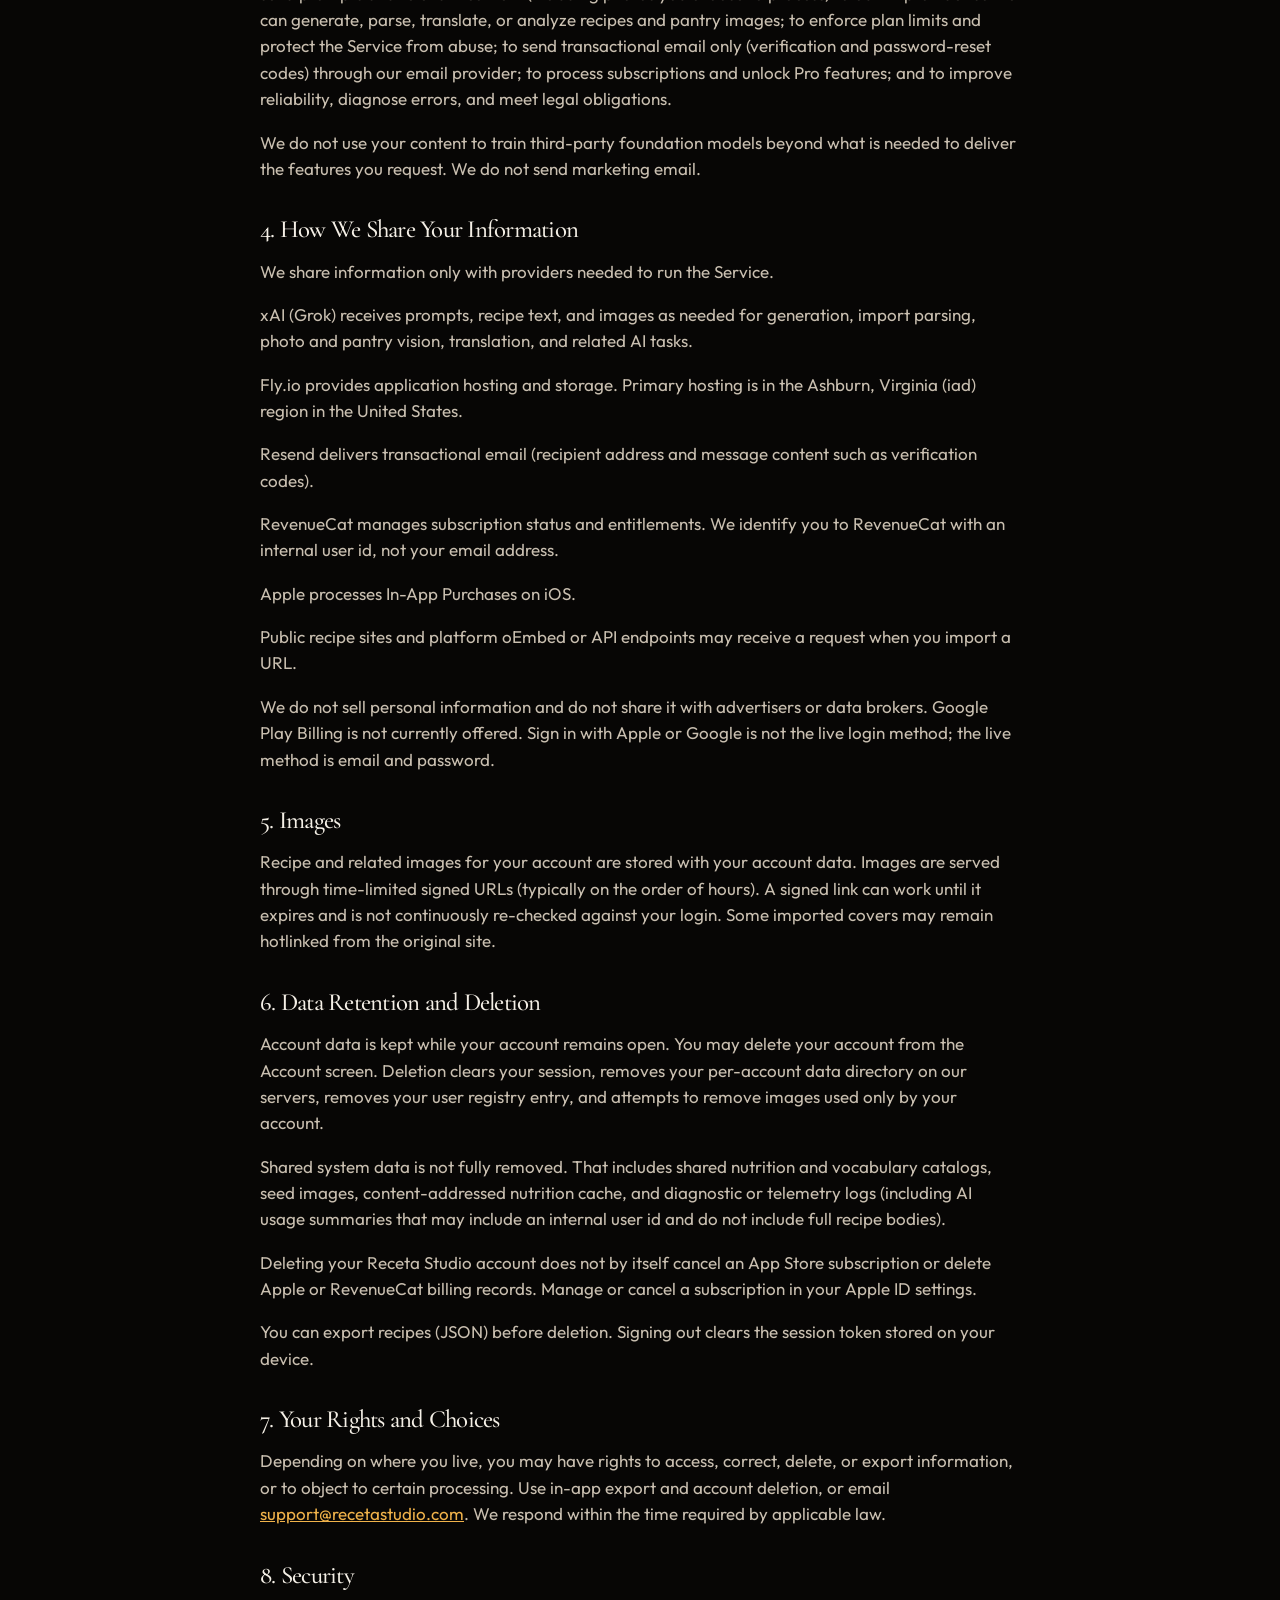
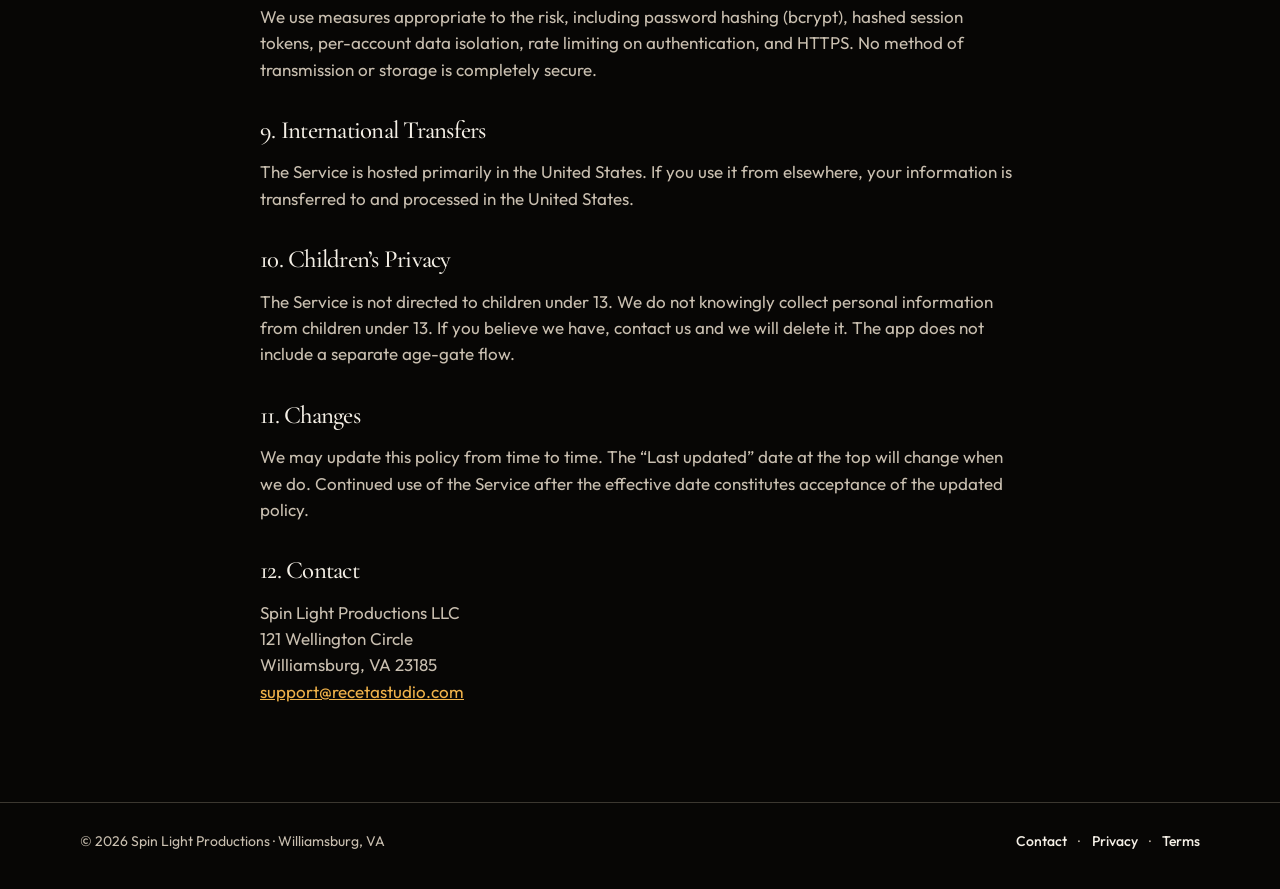
<file: privacy.html>
<!DOCTYPE html>
<html lang="en">
<head>
  <meta charset="UTF-8">
  <meta name="viewport" content="width=device-width, initial-scale=1">
  <title>Privacy Policy — Receta Studio</title>
  <link rel="icon" href="/assets/brand/mark.svg" type="image/svg+xml">
  <link rel="apple-touch-icon" href="/assets/brand/apple-touch-icon.png">
  <link rel="preconnect" href="https://fonts.googleapis.com">
  <link rel="preconnect" href="https://fonts.gstatic.com" crossorigin>
  <link href="https://fonts.googleapis.com/css2?family=Cormorant+Garamond:ital,wght@0,400;0,500;0,600;1,400;1,500&family=Outfit:wght@400;500;600&display=swap" rel="stylesheet">
  <link rel="stylesheet" href="/css/site.css?v=7">
</head>
<body>
  <a class="skip" href="#main">Skip to content</a>
    <header class="nav">
    <a class="brand" href="/">Spin Light</a>
    <button class="menu-btn" type="button" aria-expanded="false" aria-controls="nav-panel" aria-label="Open menu"><span></span></button>
    <nav id="nav-panel" class="nav-links" aria-label="Primary">
      <a href="/">Home</a>
      <a href="/start-a-project/">Web Design</a>
      <a href="/receta.html">Receta Studio</a>
      <div class="nav-drop">
        <button class="nav-drop-btn" type="button" aria-expanded="false" aria-controls="media-menu">Media <span class="caret" aria-hidden="true"></span></button>
        <div id="media-menu" class="nav-menu" hidden>
          <a href="/mishe.html">Mishe Miller Cooking Show</a>
          <a href="/film.html">Star Spangled Adventures (animation)</a>
          <span class="nav-soon">More animation — coming soon</span>
        </div>
      </div>
      <a href="/about.html">About</a>
    </nav>
  </header>
  <main id="main" class="legal-wrap">

  <h1>Privacy Policy — Receta Studio</h1>
  <p><strong>Last updated: August 7, 2026</strong><br>
  <strong>Effective date: August 7, 2026</strong></p>

  <h2>1. Introduction</h2>
  <p>Spin Light Productions LLC (“we,” “us,” or “our”) operates the Receta Studio application (the “Service”), available as a web application and as native iOS and Android apps. This Privacy Policy explains how we collect, use, store, share, and protect information when you use Receta Studio.</p>
  <p>By creating an account or using the Service, you agree to the practices described in this policy. If you do not agree, please do not use the Service.</p>
  <p>Privacy and support contact: <a href="mailto:support@recetastudio.com">support@recetastudio.com</a></p>
  <p>Company address: 121 Wellington Circle, Williamsburg, VA 23185</p>

  <h2>2. Information We Collect</h2>

  <h3>A. Information you provide</h3>
  <p>We collect account data such as your email address, password (stored only as a bcrypt hash), and display name. We also store preferences including cooking skill level, language or locale (for example en-US, es-419, or es-ES), and unit preference (US, metric, or original).</p>
  <p>We store user content you create or save, including recipes (titles, ingredients, instructions, nutrition estimates, photos, and import source attribution), meal plans, grocery lists, pantry items, cookbooks, and favorites. We process images and text you upload or share, including through the iOS Share Extension or Android share target, and URLs you submit for import. We also receive messages you send us for support.</p>
  <p>Some older profile fields (for example allergies, diet goals, or dislikes) may still exist in storage from earlier versions. Related personalization features are currently turned off, and those fields are not used to drive recipe generation.</p>

  <h3>B. Information generated by the Service</h3>
  <p>We store usage meters used to enforce free-week and plan limits (for example generations, imports, and pantry scans). We may process technical and diagnostic data such as app version, device information available through the app runtime, error logs, and limited telemetry events. We also generate derived data such as nutrition estimates, translations, ingredient parsing, and food-vocabulary improvements.</p>

  <h3>C. Information from third parties and public sources</h3>
  <p>When you import a URL, we may read structured recipe data (for example JSON-LD) from public websites. For certain social links we may request public metadata only (for example TikTok or Instagram oEmbed captions, and YouTube video descriptions when a YouTube API key is configured). Full automated scraping of social watch pages is not the default launch behavior.</p>
  <p>When you subscribe, Apple and RevenueCat provide payment and subscription status. We do not receive your full payment card number. We do not collect precise location or contacts.</p>

  <h2>3. How We Use Your Information</h2>
  <p>We use this information to create and secure your account and keep you signed in (session tokens last about 90 days, with one active server session per account); to provide recipes, AI generation and import, translation, meal planning, grocery and pantry tools, nutrition estimates, and cookbooks; to send prompts and relevant content (including photos you choose to process) to our AI provider so we can generate, parse, translate, or analyze recipes and pantry images; to enforce plan limits and protect the Service from abuse; to send transactional email only (verification and password-reset codes) through our email provider; to process subscriptions and unlock Pro features; and to improve reliability, diagnose errors, and meet legal obligations.</p>
  <p>We do not use your content to train third-party foundation models beyond what is needed to deliver the features you request. We do not send marketing email.</p>

  <h2>4. How We Share Your Information</h2>
  <p>We share information only with providers needed to run the Service.</p>
  <p>xAI (Grok) receives prompts, recipe text, and images as needed for generation, import parsing, photo and pantry vision, translation, and related AI tasks.</p>
  <p>Fly.io provides application hosting and storage. Primary hosting is in the Ashburn, Virginia (iad) region in the United States.</p>
  <p>Resend delivers transactional email (recipient address and message content such as verification codes).</p>
  <p>RevenueCat manages subscription status and entitlements. We identify you to RevenueCat with an internal user id, not your email address.</p>
  <p>Apple processes In-App Purchases on iOS.</p>
  <p>Public recipe sites and platform oEmbed or API endpoints may receive a request when you import a URL.</p>
  <p>We do not sell personal information and do not share it with advertisers or data brokers. Google Play Billing is not currently offered. Sign in with Apple or Google is not the live login method; the live method is email and password.</p>

  <h2>5. Images</h2>
  <p>Recipe and related images for your account are stored with your account data. Images are served through time-limited signed URLs (typically on the order of hours). A signed link can work until it expires and is not continuously re-checked against your login. Some imported covers may remain hotlinked from the original site.</p>

  <h2>6. Data Retention and Deletion</h2>
  <p>Account data is kept while your account remains open. You may delete your account from the Account screen. Deletion clears your session, removes your per-account data directory on our servers, removes your user registry entry, and attempts to remove images used only by your account.</p>
  <p>Shared system data is not fully removed. That includes shared nutrition and vocabulary catalogs, seed images, content-addressed nutrition cache, and diagnostic or telemetry logs (including AI usage summaries that may include an internal user id and do not include full recipe bodies).</p>
  <p>Deleting your Receta Studio account does not by itself cancel an App Store subscription or delete Apple or RevenueCat billing records. Manage or cancel a subscription in your Apple ID settings.</p>
  <p>You can export recipes (JSON) before deletion. Signing out clears the session token stored on your device.</p>

  <h2>7. Your Rights and Choices</h2>
  <p>Depending on where you live, you may have rights to access, correct, delete, or export information, or to object to certain processing. Use in-app export and account deletion, or email <a href="mailto:support@recetastudio.com">support@recetastudio.com</a>. We respond within the time required by applicable law.</p>

  <h2>8. Security</h2>
  <p>We use measures appropriate to the risk, including password hashing (bcrypt), hashed session tokens, per-account data isolation, rate limiting on authentication, and HTTPS. No method of transmission or storage is completely secure.</p>

  <h2>9. International Transfers</h2>
  <p>The Service is hosted primarily in the United States. If you use it from elsewhere, your information is transferred to and processed in the United States.</p>

  <h2>10. Children’s Privacy</h2>
  <p>The Service is not directed to children under 13. We do not knowingly collect personal information from children under 13. If you believe we have, contact us and we will delete it. The app does not include a separate age-gate flow.</p>

  <h2>11. Changes</h2>
  <p>We may update this policy from time to time. The “Last updated” date at the top will change when we do. Continued use of the Service after the effective date constitutes acceptance of the updated policy.</p>

  <h2>12. Contact</h2>
  <p>Spin Light Productions LLC<br>
  121 Wellington Circle<br>
  Williamsburg, VA 23185<br>
  <a href="mailto:support@recetastudio.com">support@recetastudio.com</a></p>

  </main>
  <footer class="site-footer">
    <div class="frame row">
      <p>© 2026 Spin Light Productions · Williamsburg, VA</p>
      <p class="legal-links"><a href="/about.html#contact">Contact</a><span aria-hidden="true">·</span><a href="/privacy.html">Privacy</a><span aria-hidden="true">·</span><a href="/terms.html">Terms</a></p>
    </div>
  </footer>
  <script src="/js/site.js?v=5"></script>
</body>
</html>
</file>
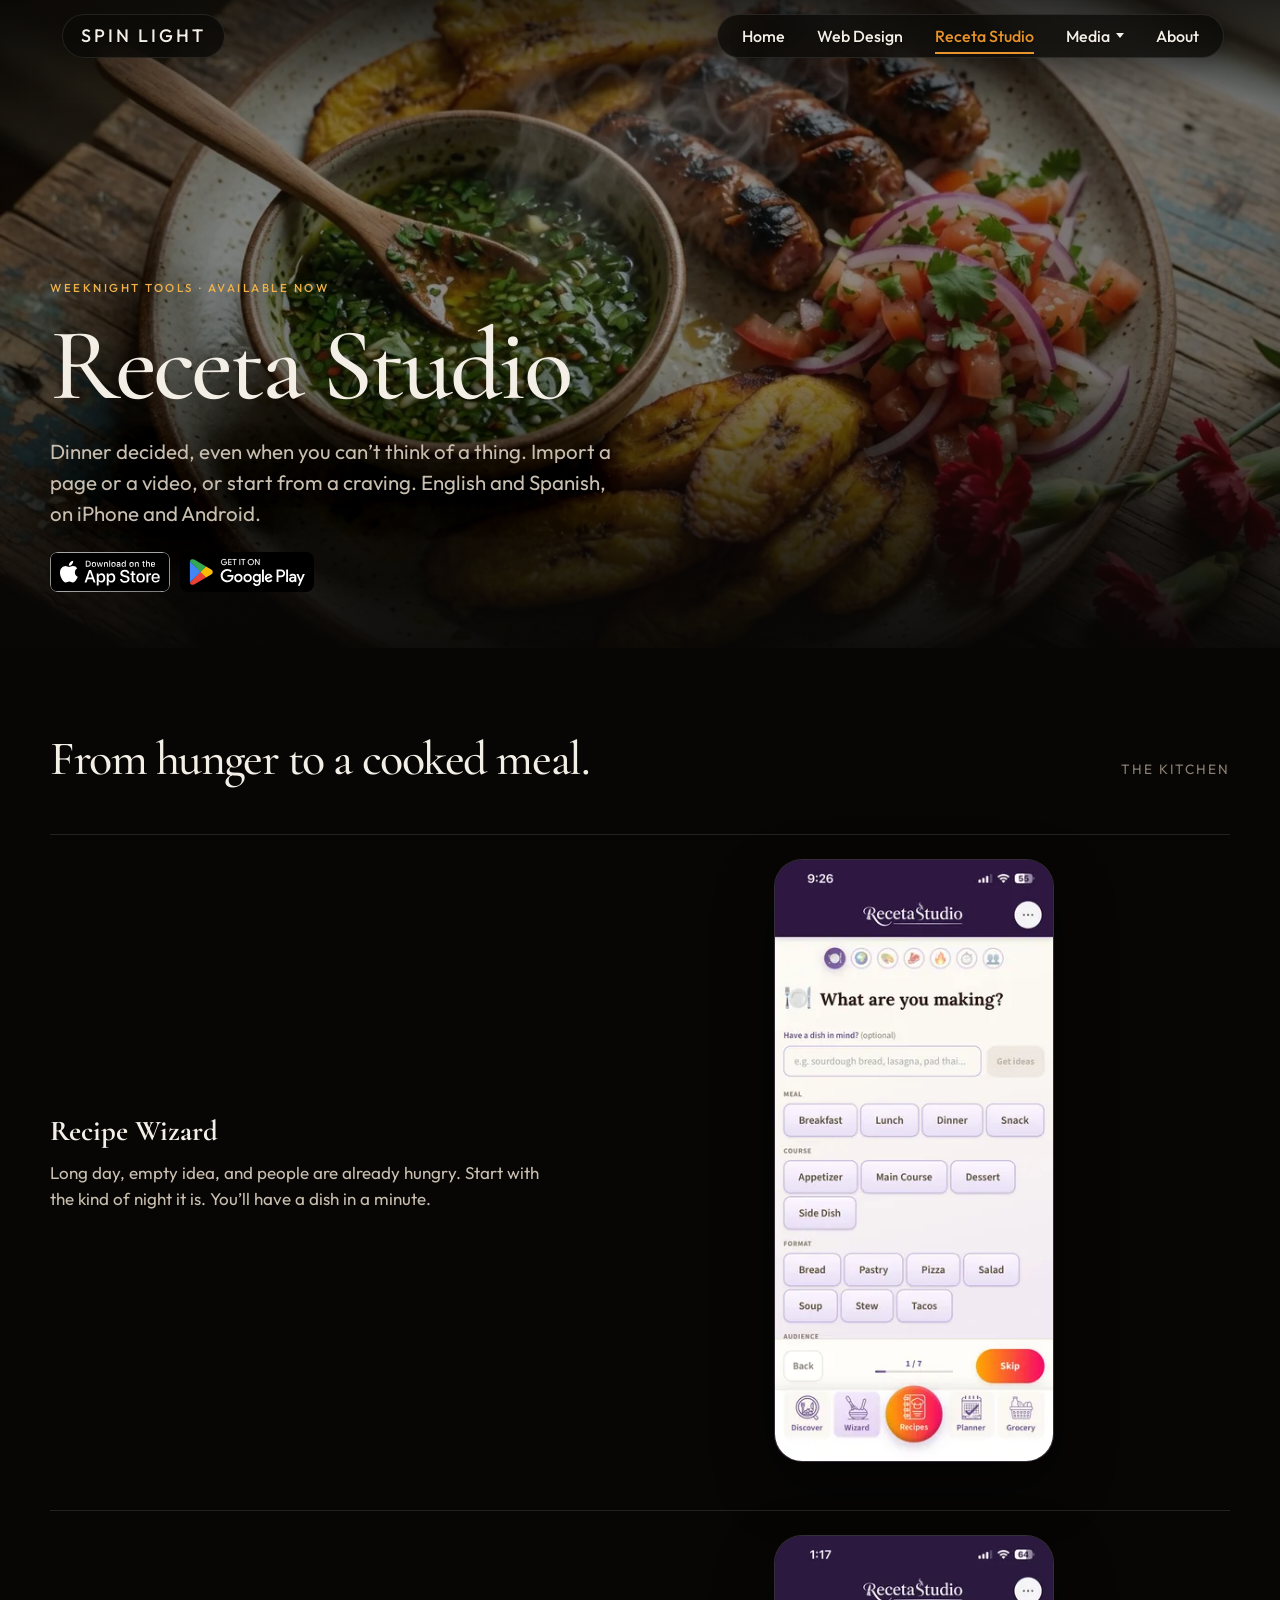
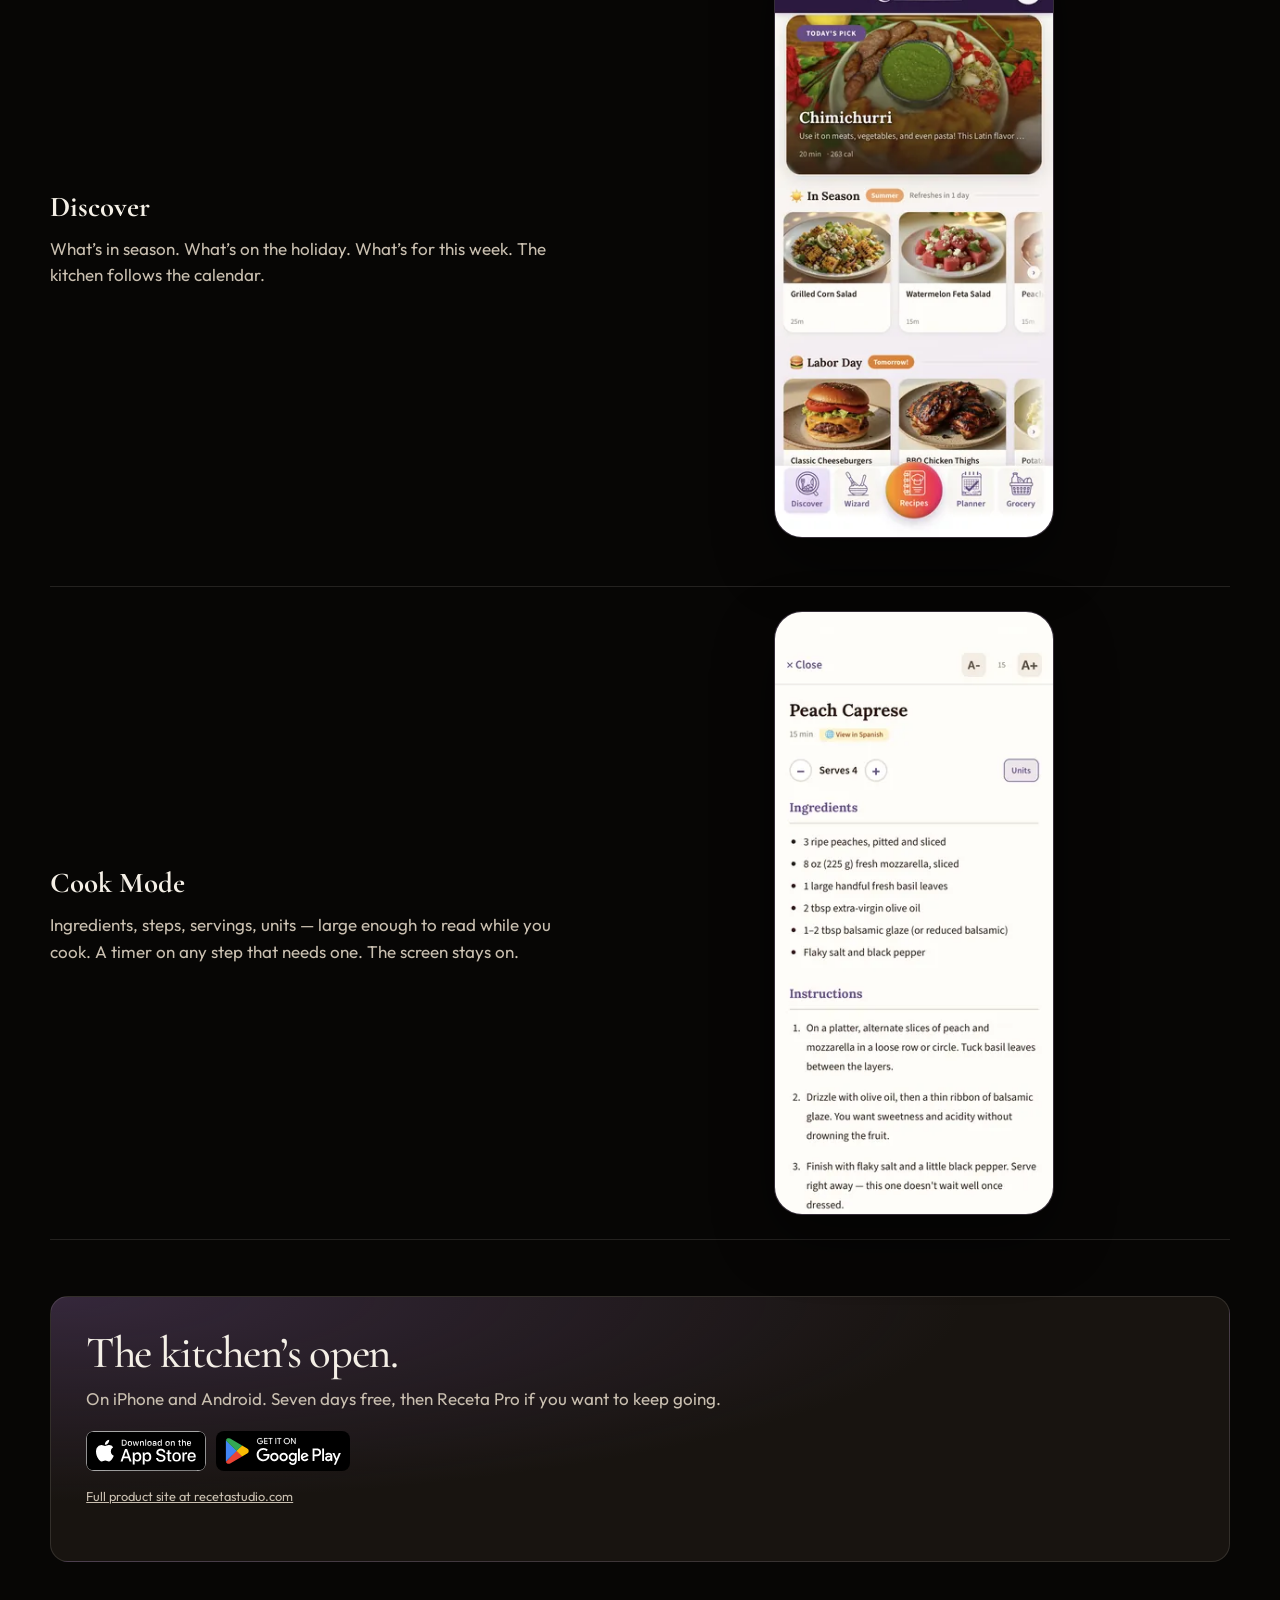
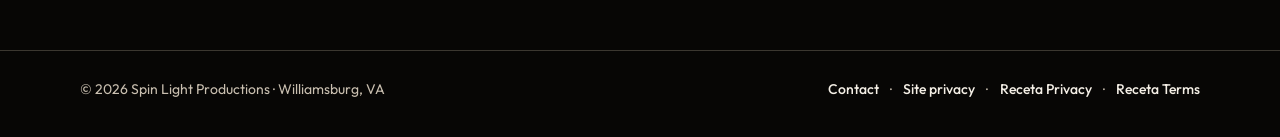
<file: receta.html>
<!DOCTYPE html>
<html lang="en">
<head>
  <meta charset="UTF-8">
  <meta name="viewport" content="width=device-width, initial-scale=1.0">
  <title>Receta Studio — Spin Light Productions</title>
  <meta name="description" content="Receta Studio is live on iPhone and Android. Weeknight recipes in English and Spanish.">
  <meta property="og:title" content="Receta Studio — Spin Light Productions">
  <meta property="og:description" content="Dinner decided, even when you can’t think of a thing. Available now.">
  <meta property="og:image" content="https://spinlightproductions.com/assets/work/receta-food.jpg">
  <link rel="icon" href="/assets/brand/mark.svg" type="image/svg+xml">
  <link rel="apple-touch-icon" href="/assets/brand/apple-touch-icon.png">
  <link rel="preconnect" href="https://fonts.googleapis.com">
  <link rel="preconnect" href="https://fonts.gstatic.com" crossorigin>
  <link href="https://fonts.googleapis.com/css2?family=Cormorant+Garamond:ital,wght@0,400;0,500;0,600;1,400;1,500&family=Outfit:wght@400;500;600&display=swap" rel="stylesheet">
  <link rel="stylesheet" href="/css/site.css?v=9">
</head>
<body>
  <a class="skip" href="#main">Skip to content</a>
    <header class="nav">
    <a class="brand" href="/">Spin Light</a>
    <button class="menu-btn" type="button" aria-expanded="false" aria-controls="nav-panel" aria-label="Open menu"><span></span></button>
    <nav id="nav-panel" class="nav-links" aria-label="Primary">
      <a href="/">Home</a>
      <a href="/start-a-project/">Web Design</a>
      <a href="/receta.html" aria-current="page">Receta Studio</a>
      <div class="nav-drop">
        <button class="nav-drop-btn" type="button" aria-expanded="false" aria-controls="media-menu">Media <span class="caret" aria-hidden="true"></span></button>
        <div id="media-menu" class="nav-menu" hidden>
          <a href="/mishe.html">Mishe Miller Cooking Show</a>
          <a href="/film.html">Star Spangled Adventures (animation)</a>
          <span class="nav-soon">More animation — coming soon</span>
        </div>
      </div>
      <a href="/about.html">About</a>
    </nav>
  </header>

  <main id="main">
    <section class="hero hero-page">
      <div class="hero-media" aria-hidden="true">
        <picture><source type="image/webp" srcset="/assets/work/receta-food-800.webp 800w, /assets/work/receta-food-1200.webp 1200w, /assets/work/receta-food-1600.webp 1600w" sizes="100vw"><img fetchpriority="high" width="1600" height="1200" src="/assets/work/receta-food.jpg" alt=""></picture>
      </div>
      <div class="wrap hero-copy">
        <p class="eyebrow">Weeknight tools · Available now</p>
        <h1>Receta Studio</h1>
        <p class="lede">Dinner decided, even when you can’t think of a thing. Import a page or a video, or start from a craving. English and Spanish, on iPhone and Android.</p>
        <div class="store-row" style="margin-top:1.4rem">
          <a class="store-badge" href="https://apps.apple.com/app/receta-studio/id6775508328" rel="noopener noreferrer">
            <img src="/assets/brand/badge-app-store-en.svg" width="120" height="40" alt="Download on the App Store">
          </a>
          <a class="store-badge" href="https://play.google.com/store/apps/details?id=com.spinlightproductions.recetastudio" rel="noopener noreferrer">
            <img src="/assets/brand/badge-google-play-en.svg" width="135" height="40" alt="Get it on Google Play">
          </a>
        </div>
      </div>
    </section>

    <section class="section">
      <div class="wrap">
        <div class="section-head">
          <h2>From hunger to a cooked meal.</h2>
          <p class="kicker">The kitchen</p>
        </div>
        <div class="feature-list">
          <article class="feature">
            <div>
              <h3>Recipe Wizard</h3>
              <p>Long day, empty idea, and people are already hungry. Start with the kind of night it is. You’ll have a dish in a minute.</p>
            </div>
            <div class="phone"><picture><source type="image/webp" srcset="/assets/screens/wizard-300.webp 300w, /assets/screens/wizard-600.webp 600w" sizes="278px"><img loading="lazy" decoding="async" width="924" height="2000" src="/assets/screens/wizard.jpg" alt="Recipe Wizard: What are you making? Meal, course, and format chips."></picture></div>
          </article>
          <article class="feature">
            <div>
              <h3>Discover</h3>
              <p>What’s in season. What’s on the holiday. What’s for this week. The kitchen follows the calendar.</p>
            </div>
            <div class="phone"><picture><source type="image/webp" srcset="/assets/screens/discover-300.webp 300w, /assets/screens/discover-600.webp 600w" sizes="278px"><img loading="lazy" decoding="async" width="924" height="2000" src="/assets/screens/discover.jpg" alt="Discover: Chimichurri, In Season, and holiday plates."></picture></div>
          </article>
          <article class="feature">
            <div>
              <h3>Cook Mode</h3>
              <p>Ingredients, steps, servings, units — large enough to read while you cook. A timer on any step that needs one. The screen stays on.</p>
            </div>
            <div class="phone"><picture><source type="image/webp" srcset="/assets/screens/cook-300.webp 300w, /assets/screens/cook-600.webp 600w" sizes="278px"><img loading="lazy" decoding="async" width="1170" height="2532" src="/assets/screens/cook.jpg" alt="Cook Mode with larger type, servings, ingredients, and steps."></picture></div>
          </article>
        </div>

        <div class="cta-panel">
          <h2>The kitchen’s open.</h2>
          <p>On iPhone and Android. Seven days free, then Receta Pro if you want to keep going.</p>
          <div class="store-row">
            <a class="store-badge" href="https://apps.apple.com/app/receta-studio/id6775508328" rel="noopener noreferrer">
              <img loading="lazy" src="/assets/brand/badge-app-store-en.svg" width="120" height="40" alt="Download on the App Store">
            </a>
            <a class="store-badge" href="https://play.google.com/store/apps/details?id=com.spinlightproductions.recetastudio" rel="noopener noreferrer">
              <img loading="lazy" src="/assets/brand/badge-google-play-en.svg" width="135" height="40" alt="Get it on Google Play">
            </a>
          </div>
          <p class="meta" style="margin-top:1rem"><a href="https://recetastudio.com" style="color:inherit">Full product site at recetastudio.com</a></p>
        </div>
      </div>
    </section>
  </main>

  <footer class="site-footer">
    <div class="frame row">
      <p>© 2026 Spin Light Productions · Williamsburg, VA</p>
      <p class="legal-links"><a href="/about.html#contact">Contact</a><span aria-hidden="true">·</span><a href="/site-privacy.html">Site privacy</a><span aria-hidden="true">·</span><a href="/privacy.html">Receta Privacy</a><span aria-hidden="true">·</span><a href="/terms.html">Receta Terms</a></p>
    </div>
  </footer>
  <script src="/js/site.js?v=5"></script>
  <!-- CLOUDFLARE WEB ANALYTICS: placeholder. Replace with the beacon snippet from
       Cloudflare dashboard > Analytics & Logs > Web Analytics > spinlightproductions.com, e.g.
       <script defer src="https://static.cloudflareinsights.com/beacon.min.js" data-cf-beacon='{"token": "SITE_TOKEN_HERE"}'></script>
       (Not needed if Cloudflare's automatic setup is turned on for the proxied site.) -->
</body>
</html>
</file>
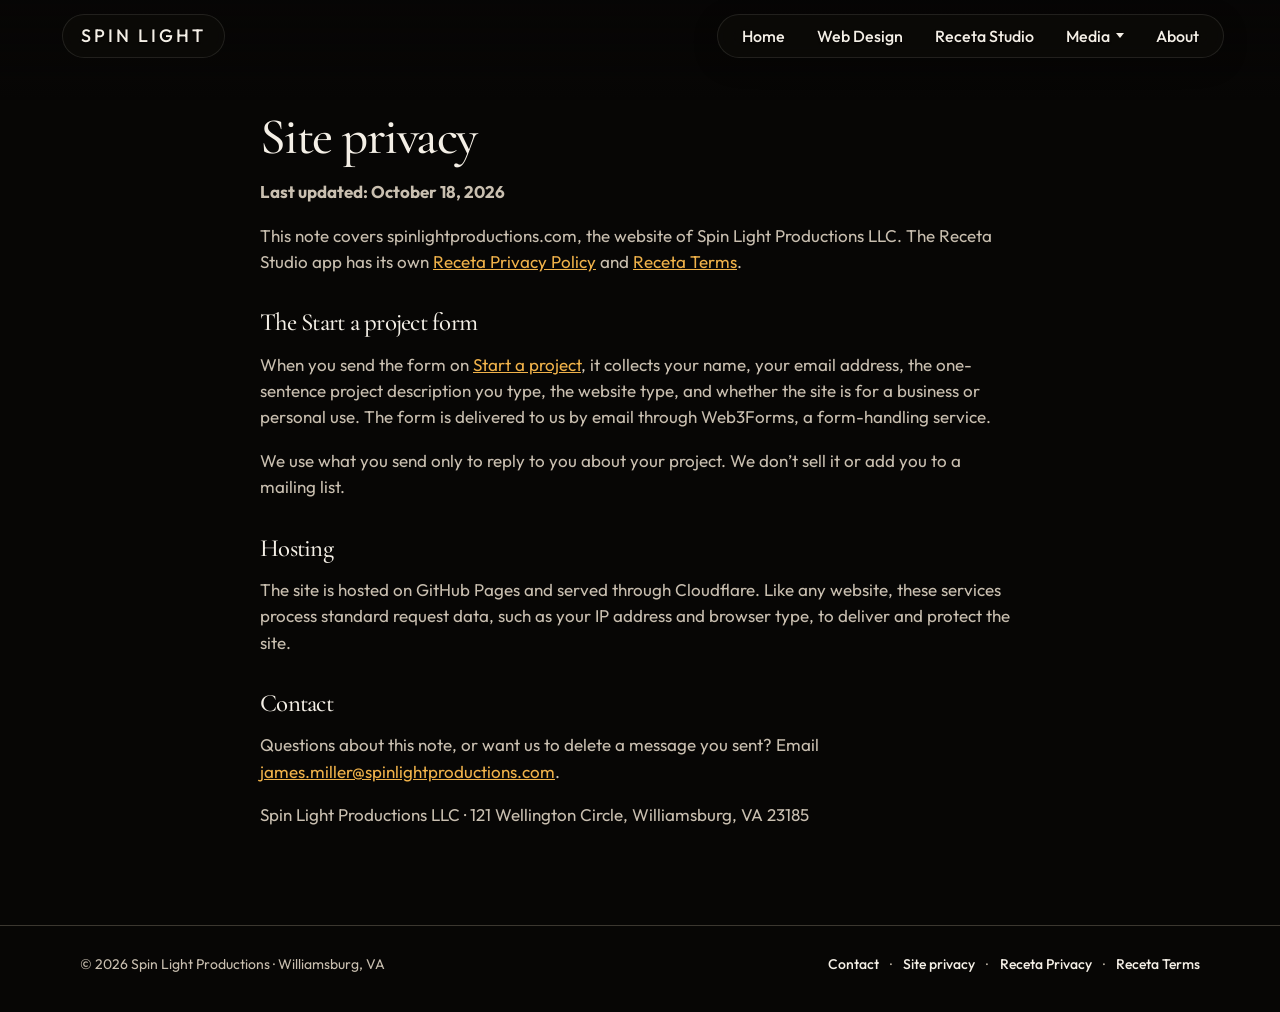
<file: site-privacy.html>
<!DOCTYPE html>
<html lang="en">
<head>
  <meta charset="UTF-8">
  <meta name="viewport" content="width=device-width, initial-scale=1.0">
  <title>Site privacy — Spin Light Productions</title>
  <meta name="description" content="How spinlightproductions.com handles the Start a project form.">
  <link rel="icon" href="/assets/brand/mark.svg" type="image/svg+xml">
  <link rel="apple-touch-icon" href="/assets/brand/apple-touch-icon.png">
  <link rel="preconnect" href="https://fonts.googleapis.com">
  <link rel="preconnect" href="https://fonts.gstatic.com" crossorigin>
  <link href="https://fonts.googleapis.com/css2?family=Cormorant+Garamond:ital,wght@0,400;0,500;0,600;1,400;1,500&family=Outfit:wght@400;500;600&display=swap" rel="stylesheet">
  <link rel="stylesheet" href="/css/site.css?v=9">
</head>
<body>
  <a class="skip" href="#main">Skip to content</a>
  <header class="nav">
    <a class="brand" href="/">Spin Light</a>
    <button class="menu-btn" type="button" aria-expanded="false" aria-controls="nav-panel" aria-label="Open menu"><span></span></button>
    <nav id="nav-panel" class="nav-links" aria-label="Primary">
      <a href="/">Home</a>
      <a href="/start-a-project/">Web Design</a>
      <a href="/receta.html">Receta Studio</a>
      <div class="nav-drop">
        <button class="nav-drop-btn" type="button" aria-expanded="false" aria-controls="media-menu">Media <span class="caret" aria-hidden="true"></span></button>
        <div id="media-menu" class="nav-menu" hidden>
          <a href="/mishe.html">Mishe Miller Cooking Show</a>
          <a href="/film.html">Star Spangled Adventures (animation)</a>
          <span class="nav-soon">More animation — coming soon</span>
        </div>
      </div>
      <a href="/about.html">About</a>
    </nav>
  </header>

  <main id="main" class="legal-wrap">
  <h1>Site privacy</h1>
  <p><strong>Last updated: October 18, 2026</strong></p>
  <p>This note covers spinlightproductions.com, the website of Spin Light Productions LLC. The Receta Studio app has its own <a href="/privacy.html">Receta Privacy Policy</a> and <a href="/terms.html">Receta Terms</a>.</p>

  <h2>The Start a project form</h2>
  <p>When you send the form on <a href="/start-a-project/">Start a project</a>, it collects your name, your email address, the one-sentence project description you type, the website type, and whether the site is for a business or personal use. The form is delivered to us by email through Web3Forms, a form-handling service.</p>
  <p>We use what you send only to reply to you about your project. We don’t sell it or add you to a mailing list.</p>

  <h2>Hosting</h2>
  <p>The site is hosted on GitHub Pages and served through Cloudflare. Like any website, these services process standard request data, such as your IP address and browser type, to deliver and protect the site.</p>

  <h2>Contact</h2>
  <p>Questions about this note, or want us to delete a message you sent? Email <a href="mailto:james.miller@spinlightproductions.com">james.miller@spinlightproductions.com</a>.</p>
  <p>Spin Light Productions LLC · 121 Wellington Circle, Williamsburg, VA 23185</p>
  </main>

  <footer class="site-footer">
    <div class="frame row">
      <p>© 2026 Spin Light Productions · Williamsburg, VA</p>
      <p class="legal-links"><a href="/about.html#contact">Contact</a><span aria-hidden="true">·</span><a href="/site-privacy.html">Site privacy</a><span aria-hidden="true">·</span><a href="/privacy.html">Receta Privacy</a><span aria-hidden="true">·</span><a href="/terms.html">Receta Terms</a></p>
    </div>
  </footer>
  <script src="/js/site.js?v=5"></script>
  <!-- CLOUDFLARE WEB ANALYTICS: placeholder. Replace with the beacon snippet from
       Cloudflare dashboard > Analytics & Logs > Web Analytics > spinlightproductions.com, e.g.
       <script defer src="https://static.cloudflareinsights.com/beacon.min.js" data-cf-beacon='{"token": "SITE_TOKEN_HERE"}'></script>
       (Not needed if Cloudflare's automatic setup is turned on for the proxied site.) -->
</body>
</html>
</file>
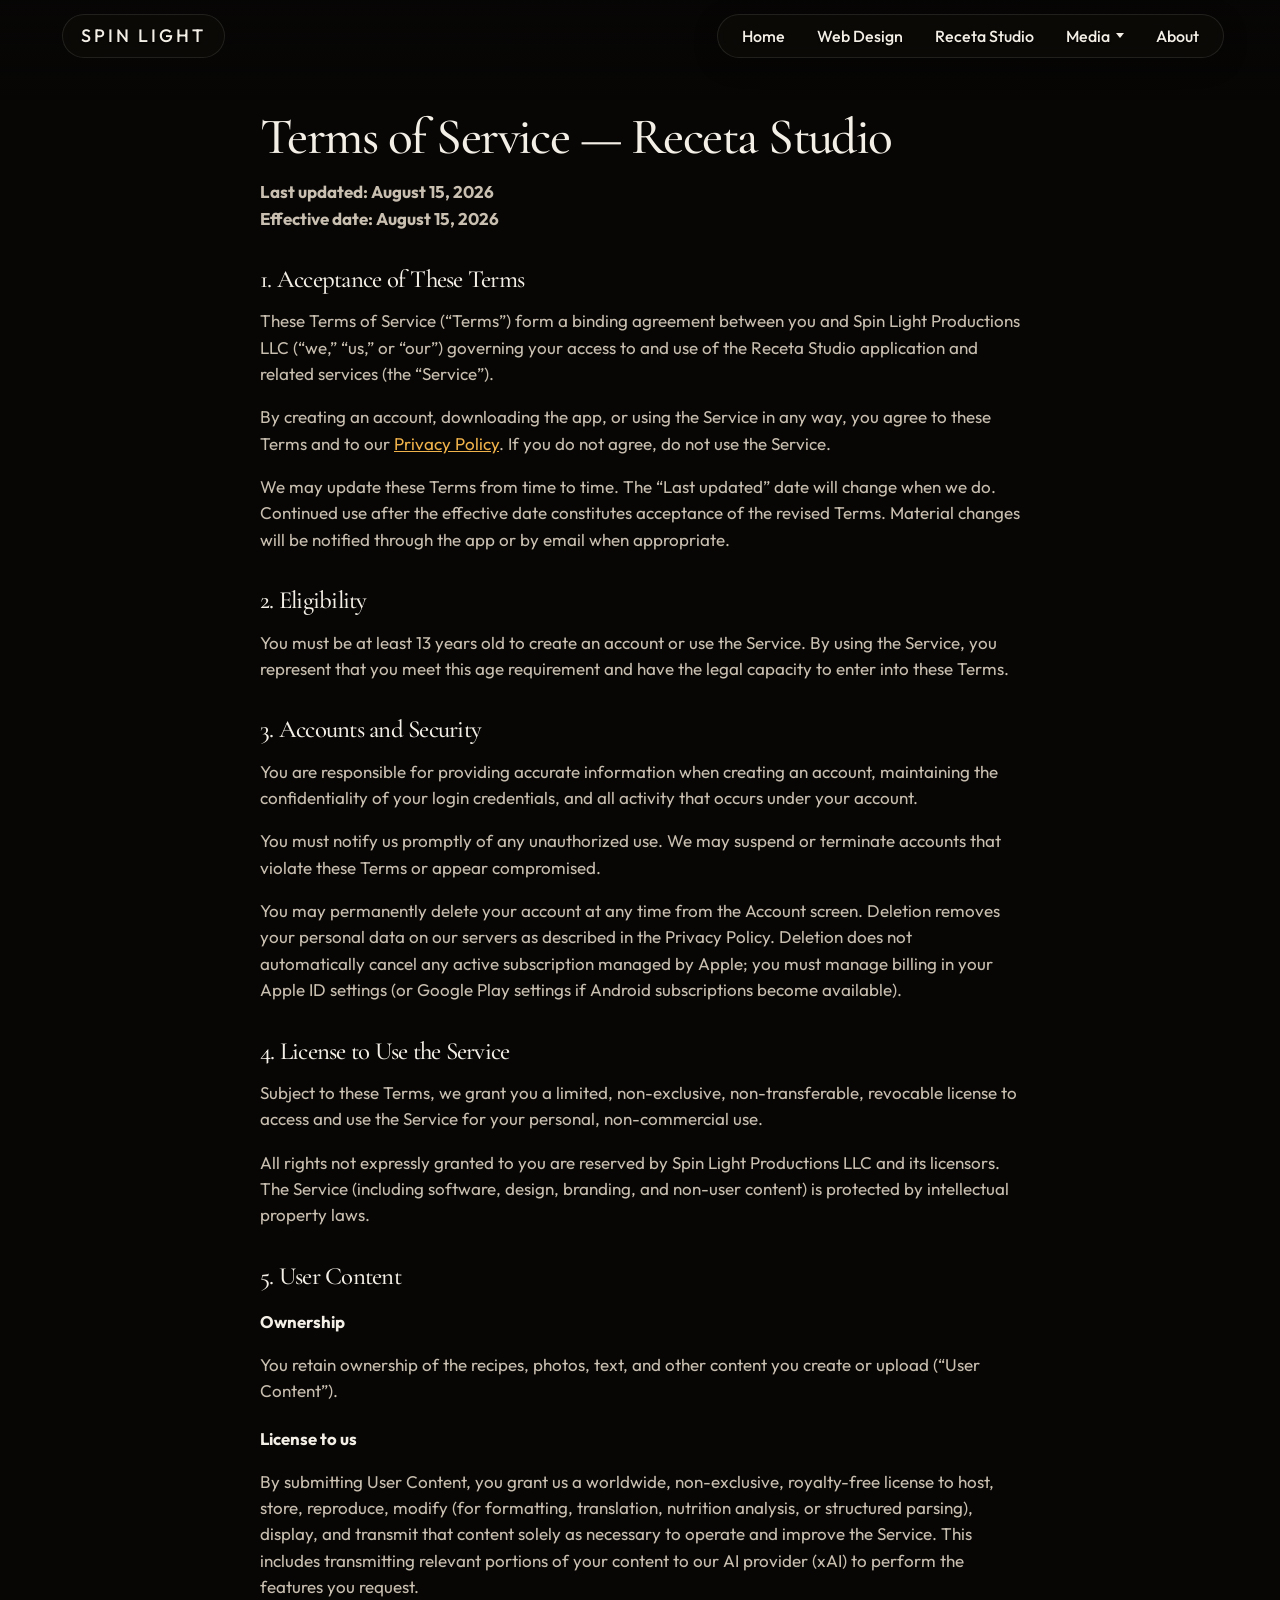
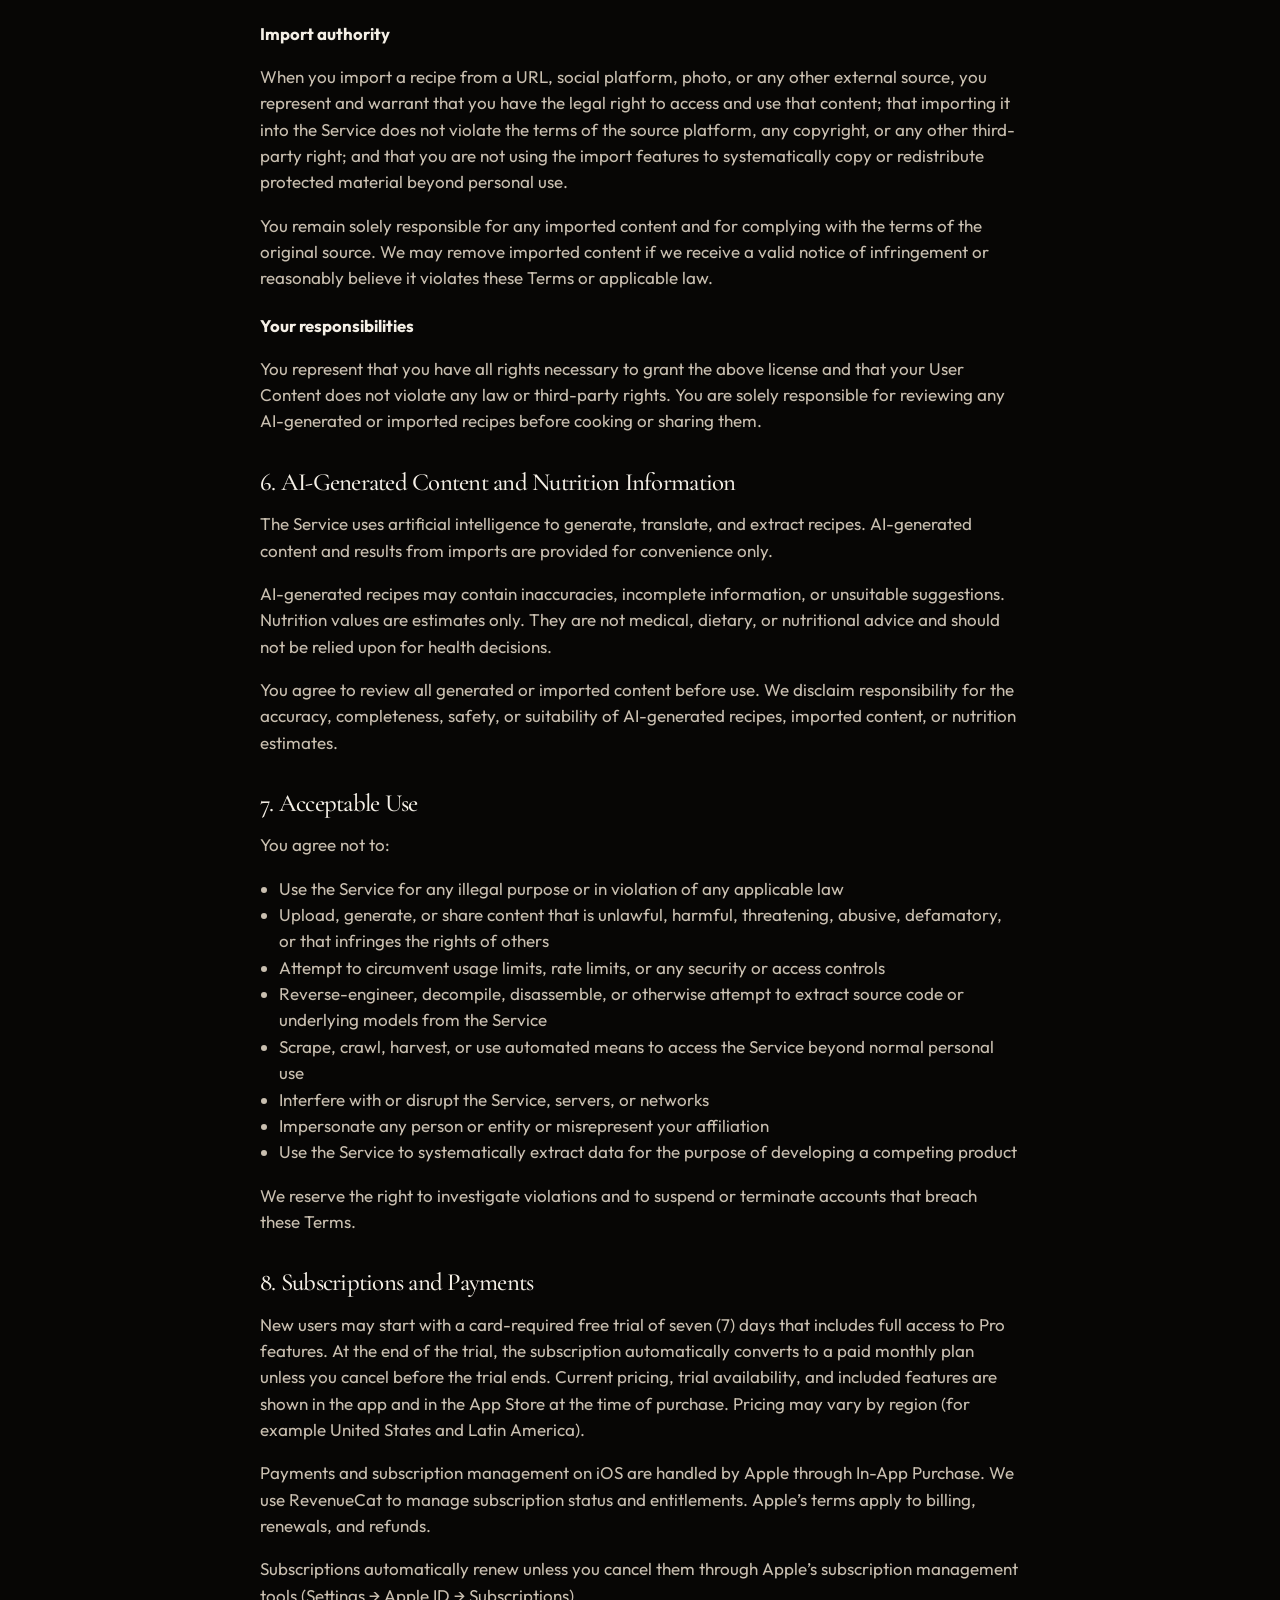
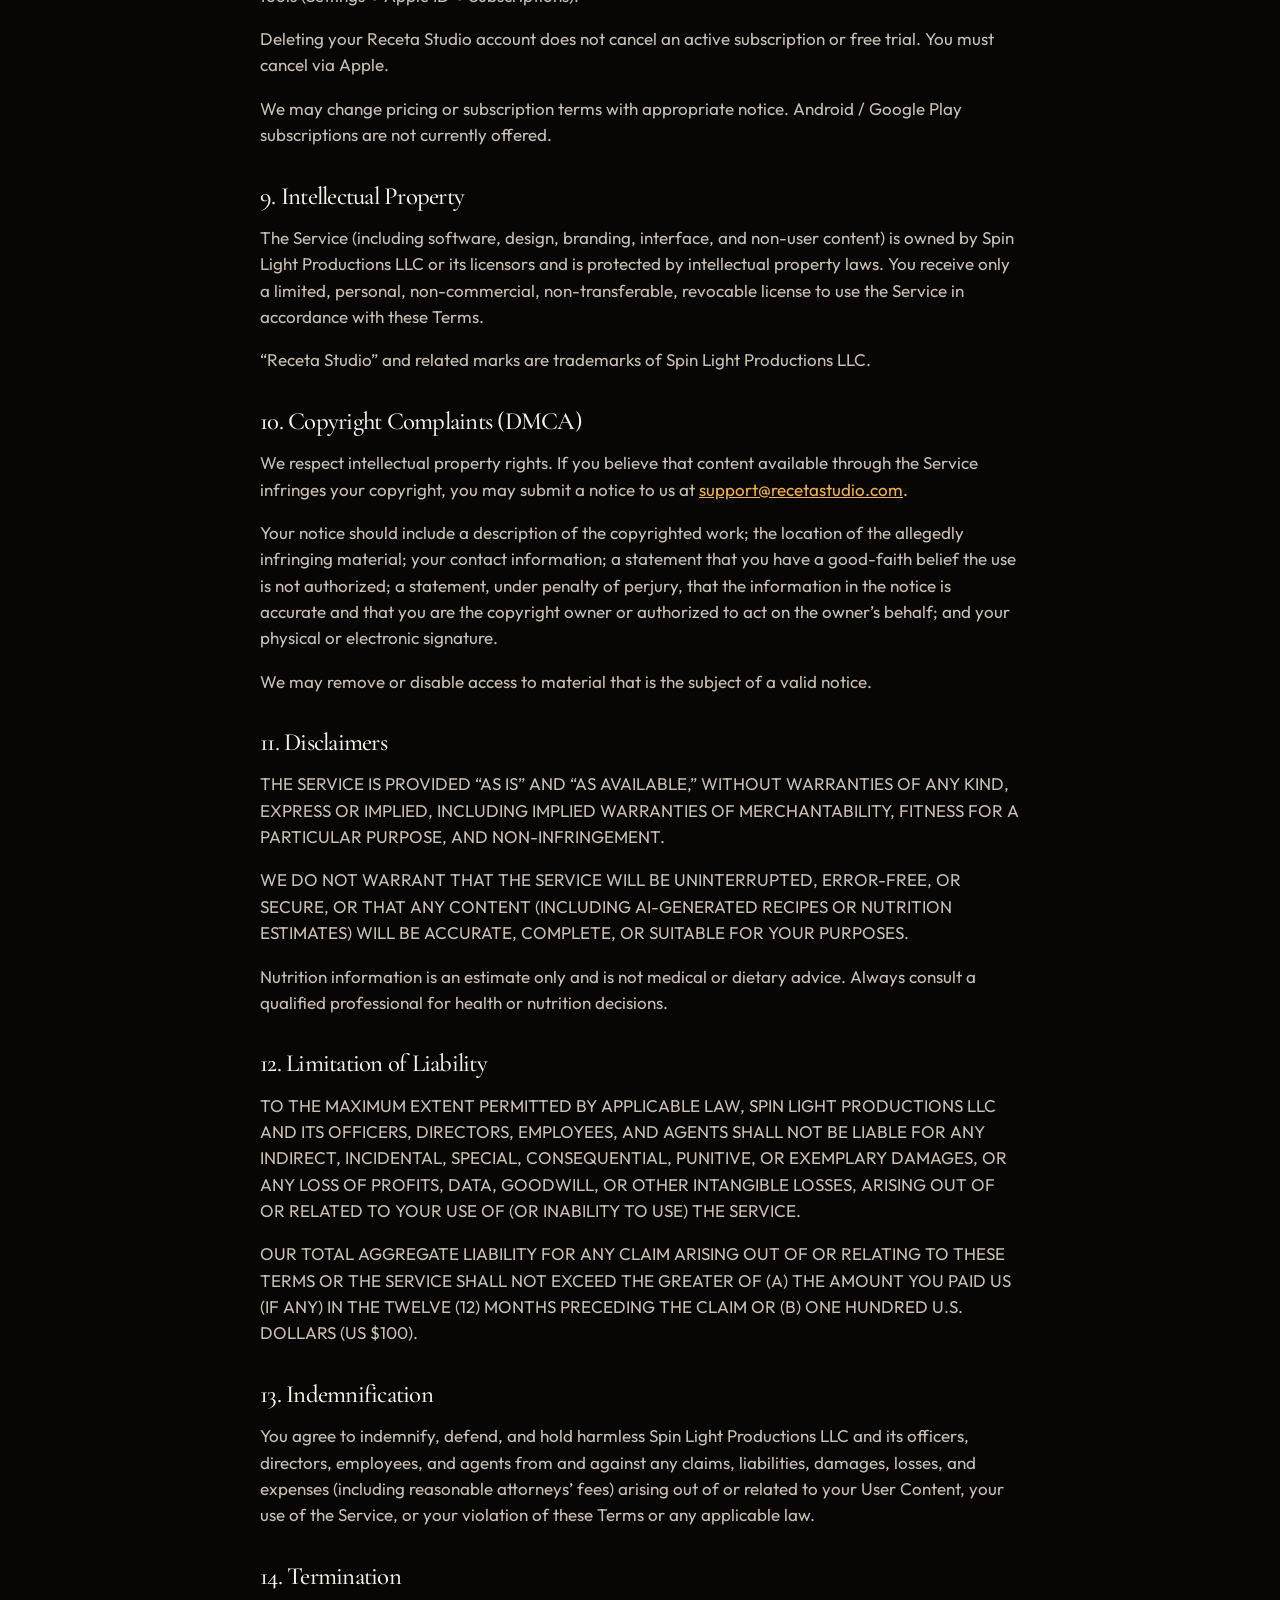
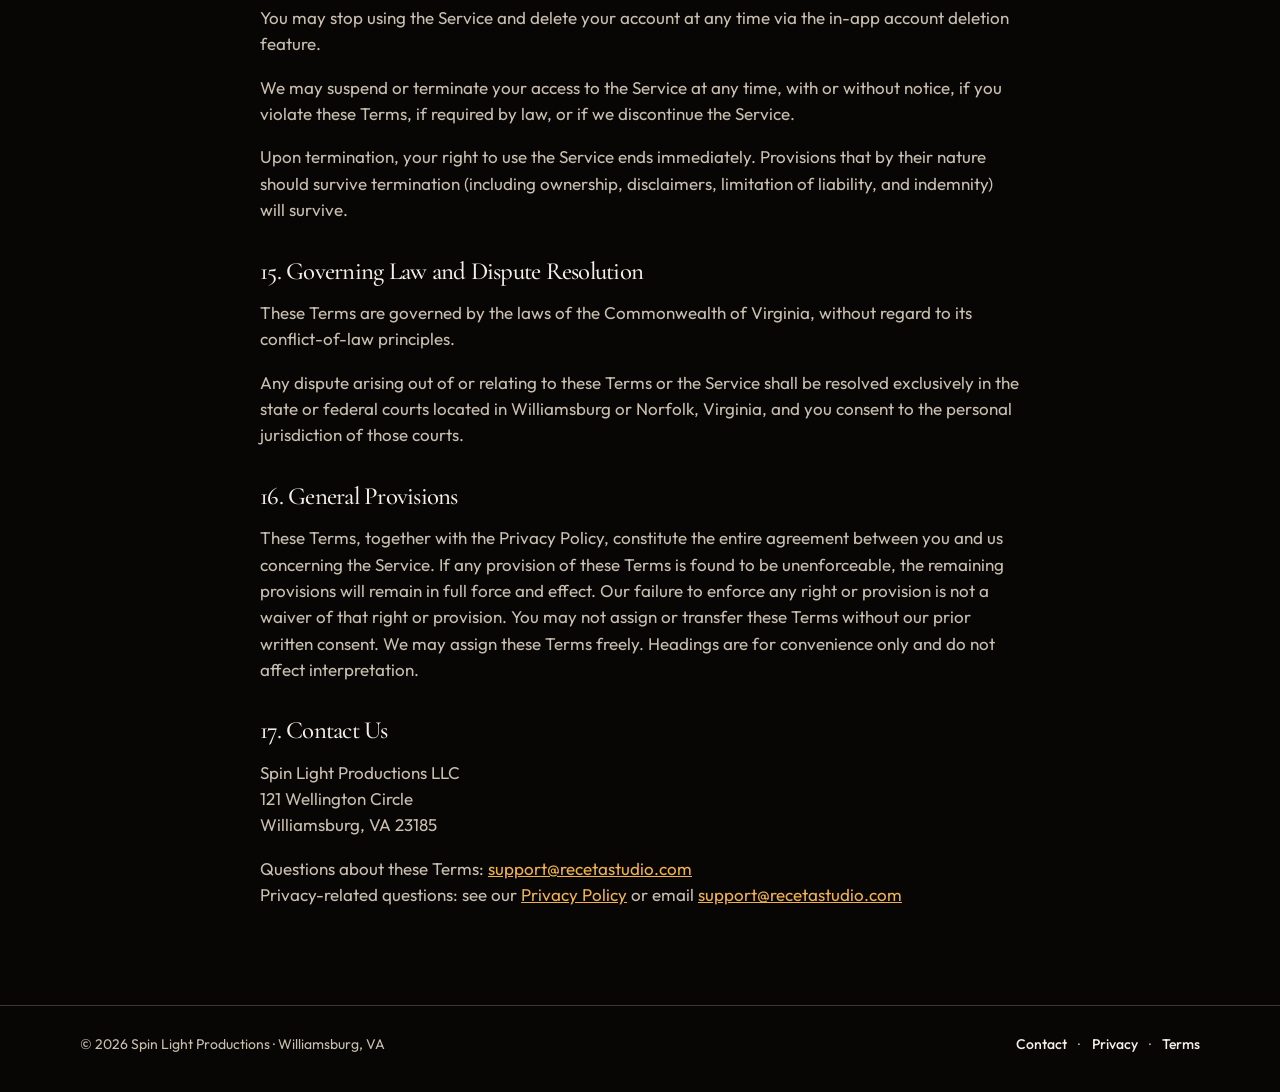
<file: terms.html>
<!DOCTYPE html>
<html lang="en">
<head>
  <meta charset="UTF-8">
  <meta name="viewport" content="width=device-width, initial-scale=1">
  <title>Terms of Service — Receta Studio</title>
  <link rel="icon" href="/assets/brand/mark.svg" type="image/svg+xml">
  <link rel="apple-touch-icon" href="/assets/brand/apple-touch-icon.png">
  <link rel="preconnect" href="https://fonts.googleapis.com">
  <link rel="preconnect" href="https://fonts.gstatic.com" crossorigin>
  <link href="https://fonts.googleapis.com/css2?family=Cormorant+Garamond:ital,wght@0,400;0,500;0,600;1,400;1,500&family=Outfit:wght@400;500;600&display=swap" rel="stylesheet">
  <link rel="stylesheet" href="/css/site.css?v=7">
</head>
<body>
  <a class="skip" href="#main">Skip to content</a>
    <header class="nav">
    <a class="brand" href="/">Spin Light</a>
    <button class="menu-btn" type="button" aria-expanded="false" aria-controls="nav-panel" aria-label="Open menu"><span></span></button>
    <nav id="nav-panel" class="nav-links" aria-label="Primary">
      <a href="/">Home</a>
      <a href="/start-a-project/">Web Design</a>
      <a href="/receta.html">Receta Studio</a>
      <div class="nav-drop">
        <button class="nav-drop-btn" type="button" aria-expanded="false" aria-controls="media-menu">Media <span class="caret" aria-hidden="true"></span></button>
        <div id="media-menu" class="nav-menu" hidden>
          <a href="/mishe.html">Mishe Miller Cooking Show</a>
          <a href="/film.html">Star Spangled Adventures (animation)</a>
          <span class="nav-soon">More animation — coming soon</span>
        </div>
      </div>
      <a href="/about.html">About</a>
    </nav>
  </header>
  <main id="main" class="legal-wrap">

  <h1>Terms of Service — Receta Studio</h1>
  <p><strong>Last updated: August 15, 2026</strong><br>
  <strong>Effective date: August 15, 2026</strong></p>
  <h2>1. Acceptance of These Terms</h2>
  <p>These Terms of Service (“Terms”) form a binding agreement between you and Spin Light Productions LLC (“we,” “us,” or “our”) governing your access to and use of the Receta Studio application and related services (the “Service”).</p>
  <p>By creating an account, downloading the app, or using the Service in any way, you agree to these Terms and to our <a href="/privacy.html">Privacy Policy</a>. If you do not agree, do not use the Service.</p>
  <p>We may update these Terms from time to time. The “Last updated” date will change when we do. Continued use after the effective date constitutes acceptance of the revised Terms. Material changes will be notified through the app or by email when appropriate.</p>
  <h2>2. Eligibility</h2>
  <p>You must be at least 13 years old to create an account or use the Service. By using the Service, you represent that you meet this age requirement and have the legal capacity to enter into these Terms.</p>
  <h2>3. Accounts and Security</h2>
  <p>You are responsible for providing accurate information when creating an account, maintaining the confidentiality of your login credentials, and all activity that occurs under your account.</p>
  <p>You must notify us promptly of any unauthorized use. We may suspend or terminate accounts that violate these Terms or appear compromised.</p>
  <p>You may permanently delete your account at any time from the Account screen. Deletion removes your personal data on our servers as described in the Privacy Policy. Deletion does not automatically cancel any active subscription managed by Apple; you must manage billing in your Apple ID settings (or Google Play settings if Android subscriptions become available).</p>
  <h2>4. License to Use the Service</h2>
  <p>Subject to these Terms, we grant you a limited, non-exclusive, non-transferable, revocable license to access and use the Service for your personal, non-commercial use.</p>
  <p>All rights not expressly granted to you are reserved by Spin Light Productions LLC and its licensors. The Service (including software, design, branding, and non-user content) is protected by intellectual property laws.</p>
  <h2>5. User Content</h2>
  <h3>Ownership</h3>
  <p>You retain ownership of the recipes, photos, text, and other content you create or upload (“User Content”).</p>
  <h3>License to us</h3>
  <p>By submitting User Content, you grant us a worldwide, non-exclusive, royalty-free license to host, store, reproduce, modify (for formatting, translation, nutrition analysis, or structured parsing), display, and transmit that content solely as necessary to operate and improve the Service. This includes transmitting relevant portions of your content to our AI provider (xAI) to perform the features you request.</p>
  <h3>Import authority</h3>
  <p>When you import a recipe from a URL, social platform, photo, or any other external source, you represent and warrant that you have the legal right to access and use that content; that importing it into the Service does not violate the terms of the source platform, any copyright, or any other third-party right; and that you are not using the import features to systematically copy or redistribute protected material beyond personal use.</p>
  <p>You remain solely responsible for any imported content and for complying with the terms of the original source. We may remove imported content if we receive a valid notice of infringement or reasonably believe it violates these Terms or applicable law.</p>
  <h3>Your responsibilities</h3>
  <p>You represent that you have all rights necessary to grant the above license and that your User Content does not violate any law or third-party rights. You are solely responsible for reviewing any AI-generated or imported recipes before cooking or sharing them.</p>
  <h2>6. AI-Generated Content and Nutrition Information</h2>
  <p>The Service uses artificial intelligence to generate, translate, and extract recipes. AI-generated content and results from imports are provided for convenience only.</p>
  <p>AI-generated recipes may contain inaccuracies, incomplete information, or unsuitable suggestions. Nutrition values are estimates only. They are not medical, dietary, or nutritional advice and should not be relied upon for health decisions.</p>
  <p>You agree to review all generated or imported content before use. We disclaim responsibility for the accuracy, completeness, safety, or suitability of AI-generated recipes, imported content, or nutrition estimates.</p>
  <h2>7. Acceptable Use</h2>
  <p>You agree not to:</p>
  <ul>
    <li>Use the Service for any illegal purpose or in violation of any applicable law</li>
    <li>Upload, generate, or share content that is unlawful, harmful, threatening, abusive, defamatory, or that infringes the rights of others</li>
    <li>Attempt to circumvent usage limits, rate limits, or any security or access controls</li>
    <li>Reverse-engineer, decompile, disassemble, or otherwise attempt to extract source code or underlying models from the Service</li>
    <li>Scrape, crawl, harvest, or use automated means to access the Service beyond normal personal use</li>
    <li>Interfere with or disrupt the Service, servers, or networks</li>
    <li>Impersonate any person or entity or misrepresent your affiliation</li>
    <li>Use the Service to systematically extract data for the purpose of developing a competing product</li>
  </ul>
  <p>We reserve the right to investigate violations and to suspend or terminate accounts that breach these Terms.</p>
  <h2>8. Subscriptions and Payments</h2>
  <p>New users may start with a card-required free trial of seven (7) days that includes full access to Pro features. At the end of the trial, the subscription automatically converts to a paid monthly plan unless you cancel before the trial ends. Current pricing, trial availability, and included features are shown in the app and in the App Store at the time of purchase. Pricing may vary by region (for example United States and Latin America).</p>
  <p>Payments and subscription management on iOS are handled by Apple through In-App Purchase. We use RevenueCat to manage subscription status and entitlements. Apple’s terms apply to billing, renewals, and refunds.</p>
  <p>Subscriptions automatically renew unless you cancel them through Apple’s subscription management tools (Settings → Apple ID → Subscriptions).</p>
  <p>Deleting your Receta Studio account does not cancel an active subscription or free trial. You must cancel via Apple.</p>
  <p>We may change pricing or subscription terms with appropriate notice. Android / Google Play subscriptions are not currently offered.</p>
  <h2>9. Intellectual Property</h2>
  <p>The Service (including software, design, branding, interface, and non-user content) is owned by Spin Light Productions LLC or its licensors and is protected by intellectual property laws. You receive only a limited, personal, non-commercial, non-transferable, revocable license to use the Service in accordance with these Terms.</p>
  <p>“Receta Studio” and related marks are trademarks of Spin Light Productions LLC.</p>
  <h2>10. Copyright Complaints (DMCA)</h2>
  <p>We respect intellectual property rights. If you believe that content available through the Service infringes your copyright, you may submit a notice to us at <a href="mailto:support@recetastudio.com">support@recetastudio.com</a>.</p>
  <p>Your notice should include a description of the copyrighted work; the location of the allegedly infringing material; your contact information; a statement that you have a good-faith belief the use is not authorized; a statement, under penalty of perjury, that the information in the notice is accurate and that you are the copyright owner or authorized to act on the owner’s behalf; and your physical or electronic signature.</p>
  <p>We may remove or disable access to material that is the subject of a valid notice.</p>
  <h2>11. Disclaimers</h2>
  <p>THE SERVICE IS PROVIDED “AS IS” AND “AS AVAILABLE,” WITHOUT WARRANTIES OF ANY KIND, EXPRESS OR IMPLIED, INCLUDING IMPLIED WARRANTIES OF MERCHANTABILITY, FITNESS FOR A PARTICULAR PURPOSE, AND NON-INFRINGEMENT.</p>
  <p>WE DO NOT WARRANT THAT THE SERVICE WILL BE UNINTERRUPTED, ERROR-FREE, OR SECURE, OR THAT ANY CONTENT (INCLUDING AI-GENERATED RECIPES OR NUTRITION ESTIMATES) WILL BE ACCURATE, COMPLETE, OR SUITABLE FOR YOUR PURPOSES.</p>
  <p>Nutrition information is an estimate only and is not medical or dietary advice. Always consult a qualified professional for health or nutrition decisions.</p>
  <h2>12. Limitation of Liability</h2>
  <p>TO THE MAXIMUM EXTENT PERMITTED BY APPLICABLE LAW, SPIN LIGHT PRODUCTIONS LLC AND ITS OFFICERS, DIRECTORS, EMPLOYEES, AND AGENTS SHALL NOT BE LIABLE FOR ANY INDIRECT, INCIDENTAL, SPECIAL, CONSEQUENTIAL, PUNITIVE, OR EXEMPLARY DAMAGES, OR ANY LOSS OF PROFITS, DATA, GOODWILL, OR OTHER INTANGIBLE LOSSES, ARISING OUT OF OR RELATED TO YOUR USE OF (OR INABILITY TO USE) THE SERVICE.</p>
  <p>OUR TOTAL AGGREGATE LIABILITY FOR ANY CLAIM ARISING OUT OF OR RELATING TO THESE TERMS OR THE SERVICE SHALL NOT EXCEED THE GREATER OF (A) THE AMOUNT YOU PAID US (IF ANY) IN THE TWELVE (12) MONTHS PRECEDING THE CLAIM OR (B) ONE HUNDRED U.S. DOLLARS (US $100).</p>
  <h2>13. Indemnification</h2>
  <p>You agree to indemnify, defend, and hold harmless Spin Light Productions LLC and its officers, directors, employees, and agents from and against any claims, liabilities, damages, losses, and expenses (including reasonable attorneys’ fees) arising out of or related to your User Content, your use of the Service, or your violation of these Terms or any applicable law.</p>
  <h2>14. Termination</h2>
  <p>You may stop using the Service and delete your account at any time via the in-app account deletion feature.</p>
  <p>We may suspend or terminate your access to the Service at any time, with or without notice, if you violate these Terms, if required by law, or if we discontinue the Service.</p>
  <p>Upon termination, your right to use the Service ends immediately. Provisions that by their nature should survive termination (including ownership, disclaimers, limitation of liability, and indemnity) will survive.</p>
  <h2>15. Governing Law and Dispute Resolution</h2>
  <p>These Terms are governed by the laws of the Commonwealth of Virginia, without regard to its conflict-of-law principles.</p>
  <p>Any dispute arising out of or relating to these Terms or the Service shall be resolved exclusively in the state or federal courts located in Williamsburg or Norfolk, Virginia, and you consent to the personal jurisdiction of those courts.</p>
  <h2>16. General Provisions</h2>
  <p>These Terms, together with the Privacy Policy, constitute the entire agreement between you and us concerning the Service. If any provision of these Terms is found to be unenforceable, the remaining provisions will remain in full force and effect. Our failure to enforce any right or provision is not a waiver of that right or provision. You may not assign or transfer these Terms without our prior written consent. We may assign these Terms freely. Headings are for convenience only and do not affect interpretation.</p>
  <h2>17. Contact Us</h2>
  <p>Spin Light Productions LLC<br>
  121 Wellington Circle<br>
  Williamsburg, VA 23185</p>
  <p>Questions about these Terms: <a href="mailto:support@recetastudio.com">support@recetastudio.com</a><br>
  Privacy-related questions: see our <a href="/privacy.html">Privacy Policy</a> or email <a href="mailto:support@recetastudio.com">support@recetastudio.com</a></p>

  </main>
  <footer class="site-footer">
    <div class="frame row">
      <p>© 2026 Spin Light Productions · Williamsburg, VA</p>
      <p class="legal-links"><a href="/about.html#contact">Contact</a><span aria-hidden="true">·</span><a href="/privacy.html">Privacy</a><span aria-hidden="true">·</span><a href="/terms.html">Terms</a></p>
    </div>
  </footer>
  <script src="/js/site.js?v=5"></script>
</body>
</html>
</file>
<file: css/site.css>
:root {
  --bg: #070605;
  --bg-2: #100e0c;
  --bg-3: #181410;
  --ink: #f4efe6;
  --ink-soft: #c9bfb0;
  --ink-faint: #8a7f72;
  --gold: #e8942a;
  --gold-2: #f0b24a;
  --gold-dim: rgba(232, 148, 42, 0.16);
  --rule: rgba(244, 239, 230, 0.12);
  --receta: #6b4c8a;
  --font-display: "Cormorant Garamond", Georgia, serif;
  --font-body: "Outfit", "Segoe UI", sans-serif;
  --font-mark: "Oswald", Impact, sans-serif;
  --wrap: 1180px;
  --nav-h: 72px;
  --ease: cubic-bezier(0.22, 1, 0.36, 1);
  --radius: 18px;
}

*,
*::before,
*::after { box-sizing: border-box; }

html {
  scroll-behavior: smooth;
  background: var(--bg);
  color: var(--ink);
  overflow-x: hidden;
}

html, body { min-height: 100%; min-height: 100dvh; }

body {
  margin: 0;
  font-family: var(--font-body);
  font-size: 17px;
  line-height: 1.55;
  background: var(--bg);
  color: var(--ink);
  text-rendering: optimizeLegibility;
  -webkit-font-smoothing: antialiased;
}

body.nav-open { overflow: hidden; }

img { max-width: 100%; height: auto; display: block; }
picture { display: contents; }
.tile img.cover { background: var(--bg-3); }
.cover-show { object-position: 55% 28%; }
a { color: inherit; }
button { font: inherit; cursor: pointer; background: none; border: 0; color: inherit; }

::selection {
  background: var(--gold);
  color: #1a1208;
}

.skip {
  position: absolute;
  left: 12px;
  top: 12px;
  z-index: 80;
  padding: 8px 12px;
  background: var(--ink);
  color: var(--bg);
  border-radius: 8px;
  transform: translateY(-140%);
}
.skip:focus { transform: none; }

.wrap {
  width: min(100%, calc(var(--wrap) + 48px));
  margin-inline: auto;
  padding-inline: 24px;
}

/* Nav */
.nav {
  position: sticky;
  top: 0;
  z-index: 50;
  display: flex;
  align-items: center;
  justify-content: space-between;
  gap: 16px;
  min-height: calc(var(--nav-h) + env(safe-area-inset-top, 0px));
  padding: env(safe-area-inset-top, 0px) 20px 0;
  background: transparent;
  transition: background 0.3s var(--ease);
}
.nav.is-scrolled {
  background: rgba(7, 6, 5, 0.92);
  backdrop-filter: blur(16px);
  border-bottom: 1px solid var(--rule);
}

.brand {
  display: inline-flex;
  align-items: center;
  min-height: 44px;
  font-family: var(--font-body);
  font-weight: 500;
  font-size: 18px;
  letter-spacing: 0.16em;
  text-transform: uppercase;
  color: var(--ink);
  text-decoration: none;
}
.brand .mark {
  width: 36px;
  height: 36px;
  display: block;
}
.wordmark {
  font-family: var(--font-mark);
  font-weight: 500;
  font-size: 0.95rem;
  letter-spacing: 0.18em;
  text-transform: uppercase;
}

.nav-links {
  display: flex;
  align-items: center;
  gap: 40px;
  font-size: 16px;
  font-weight: 500;
  letter-spacing: 0;
}
.nav-links a {
  text-decoration: none;
  color: var(--ink);
  border-bottom: 2px solid transparent;
  padding-bottom: 4px;
  transition: color 0.15s, border-color 0.15s;
}
.nav-links > a:hover { color: var(--gold); }
.nav-links > a[aria-current="page"] {
  color: var(--gold);
  border-bottom-color: var(--gold);
}

.menu-btn {
  display: none;
  width: 44px;
  height: 44px;
  position: relative;
  border-radius: 10px;
  background: rgba(7, 6, 5, 0.4);
  border: 1px solid var(--rule);
}
.menu-btn span,
.menu-btn span::before,
.menu-btn span::after {
  content: "";
  position: absolute;
  left: 12px;
  right: 12px;
  height: 2px;
  background: var(--ink);
  transition: transform 0.2s var(--ease), opacity 0.2s;
}
.menu-btn span { top: 50%; }
.menu-btn span::before { top: -7px; }
.menu-btn span::after { top: 7px; }
.nav.is-open .menu-btn span { background: transparent; }
.nav.is-open .menu-btn span::before { transform: translateY(7px) rotate(45deg); }
.nav.is-open .menu-btn span::after { transform: translateY(-7px) rotate(-45deg); }

/* Hero */
.hero {
  position: relative;
  min-height: 100svh;
  min-height: 100dvh;
  display: grid;
  align-items: end;
  margin-top: calc(var(--nav-h) * -1);
  padding: calc(var(--nav-h) + 2rem) 0 4.5rem;
}
.hero-media {
  position: absolute;
  inset: 0;
  z-index: 0;
  overflow: hidden;
}
.hero-media img {
  width: 100%;
  height: 100%;
  object-fit: cover;
}
.hero-media img.cover-show { object-position: 78% 28%; }
.hero::after {
  content: "";
  position: absolute;
  inset: 0;
  background:
    linear-gradient(to top, rgba(7, 6, 5, 0.92) 0%, rgba(7, 6, 5, 0.35) 42%, rgba(7, 6, 5, 0.25) 100%),
    radial-gradient(ellipse 70% 50% at 50% 40%, transparent, rgba(7, 6, 5, 0.45));
  z-index: 1;
}
.hero-copy {
  position: relative;
  z-index: 2;
  text-shadow: 0 12px 40px rgba(7, 6, 5, 0.55);
}

/* Show / Film: photo sits beside the type so the subject stays visible */
.hero-split {
  min-height: 100svh;
  min-height: 100dvh;
  display: grid;
  grid-template-columns: minmax(18rem, 0.82fr) minmax(0, 1.18fr);
  align-items: stretch;
  padding: 0;
}
.hero-split::after { content: none; }
.hero-split .hero-media {
  position: relative;
  inset: auto;
  grid-column: 2;
  grid-row: 1;
  min-height: 100%;
}
.hero-split .hero-copy {
  grid-column: 1;
  grid-row: 1;
  display: flex;
  flex-direction: column;
  justify-content: flex-end;
  padding: calc(var(--nav-h) + 3rem) 2.2rem 3.4rem 0;
  background: var(--bg);
  text-shadow: none;
}
.hero-split .hero-media img {
  object-fit: cover;
  object-position: 78% 28%;
}
.hero-split.hero-film .hero-media img {
  object-position: 52% 42%;
}
.eyebrow {
  font-size: 0.72rem;
  font-weight: 500;
  letter-spacing: 0.22em;
  text-transform: uppercase;
  color: var(--gold-2);
  margin: 0 0 1.1rem;
}
h1, h2, .display {
  font-family: var(--font-display);
  font-weight: 500;
  letter-spacing: -0.03em;
  line-height: 0.98;
  margin: 0;
}
h1 {
  font-size: clamp(3.1rem, 8vw, 6.4rem);
  max-width: 14ch;
}
h1 em {
  font-style: italic;
  font-weight: 400;
  color: var(--gold-2);
}
.lede {
  margin: 1.4rem 0 0;
  font-size: clamp(1.05rem, 2vw, 1.28rem);
  color: var(--ink-soft);
  max-width: 36rem;
  line-height: 1.5;
}

.hero-page {
  min-height: 72svh;
  padding-bottom: 3.5rem;
}

/* Sections */
.section {
  padding: 5.5rem 0;
  scroll-margin-top: 5rem;
}
.section-head {
  display: flex;
  justify-content: space-between;
  align-items: baseline;
  gap: 1rem;
  margin-bottom: 1.75rem;
}
.section-head h2 {
  font-size: clamp(2rem, 4vw, 3rem);
}
.kicker {
  color: var(--ink-faint);
  font-size: 0.85rem;
  letter-spacing: 0.14em;
  text-transform: uppercase;
}

/* Work grid */
.work {
  display: grid;
  grid-template-columns: 1.35fr 1fr;
  grid-template-rows: 1fr 1fr;
  gap: 12px;
  min-height: 82vh;
}
.tile {
  position: relative;
  display: flex;
  flex-direction: column;
  justify-content: flex-end;
  overflow: hidden;
  border-radius: var(--radius);
  min-height: 280px;
  text-decoration: none;
  color: var(--ink);
  isolation: isolate;
}
.tile-receta {
  grid-row: 1 / 3;
  min-height: 100%;
  display: block;
}
.tile img.cover {
  position: absolute;
  inset: 0;
  width: 100%;
  height: 100%;
  object-fit: cover;
  z-index: 0;
  transition: transform 0.8s var(--ease);
}
.tile:hover img.cover { transform: scale(1.05); }
.tile::after {
  content: "";
  position: absolute;
  inset: 0;
  z-index: 1;
  background: linear-gradient(to top, rgba(7, 6, 5, 0.92) 0%, rgba(7, 6, 5, 0.2) 55%, rgba(7, 6, 5, 0.08) 100%);
}
.tile-main {
  position: absolute;
  inset: 0;
  z-index: 2;
  display: flex;
  flex-direction: column;
  justify-content: flex-end;
  text-decoration: none;
  color: inherit;
}
.tile-body {
  position: relative;
  z-index: 2;
  padding: 1.6rem 1.5rem 1.4rem;
}
.tile-receta .tile-body { padding-bottom: 4.6rem; }
.tile-receta .tile-stores {
  position: absolute;
  left: 1.5rem;
  right: 1.5rem;
  bottom: 1.25rem;
  z-index: 3;
}
.tile h3 {
  font-family: var(--font-display);
  font-size: clamp(1.6rem, 3vw, 2.4rem);
  font-weight: 500;
  margin: 0 0 0.35rem;
  letter-spacing: -0.02em;
  line-height: 1.05;
}
.tile p {
  margin: 0;
  color: var(--ink-soft);
  font-size: 0.98rem;
  max-width: 34ch;
}
.live {
  display: inline-flex;
  align-items: center;
  gap: 0.4rem;
  font-size: 0.7rem;
  letter-spacing: 0.16em;
  text-transform: uppercase;
  color: var(--gold-2);
  margin-bottom: 0.55rem;
}
.live::before {
  content: "";
  width: 7px;
  height: 7px;
  border-radius: 50%;
  background: #5ad07a;
  box-shadow: 0 0 0 4px rgba(90, 208, 122, 0.18);
}

.tile-stores {
  display: flex;
  flex-wrap: wrap;
  gap: 8px;
  margin-top: 1rem;
}

/* Store badges */
.store-row {
  display: flex;
  flex-wrap: wrap;
  align-items: center;
  gap: 10px;
}
.store-badge {
  display: inline-flex;
  line-height: 0;
  border-radius: 8px;
  overflow: hidden;
  text-decoration: none;
}
.store-badge img {
  height: 40px;
  width: auto;
}
.store-badge:focus-visible {
  outline: 2px solid var(--gold);
  outline-offset: 4px;
}

/* Split band */
.band {
  display: grid;
  grid-template-columns: 1.1fr 0.9fr;
  gap: 0;
  min-height: 70vh;
  background: var(--bg-2);
}
.band-media { min-height: 420px; }
.band-media img {
  width: 100%;
  height: 100%;
  object-fit: cover;
}
.band-copy {
  display: flex;
  flex-direction: column;
  justify-content: center;
  padding: 4rem 3.5rem;
}
.band-copy h2 {
  font-size: clamp(2.2rem, 4.4vw, 3.6rem);
  margin-bottom: 1rem;
}
.band-copy p {
  color: var(--ink-soft);
  max-width: 38rem;
  margin: 0 0 1rem;
}
.band-copy p:last-child { margin-bottom: 0; }

/* Interior pages */
.prose {
  max-width: 40rem;
}
.prose p {
  color: var(--ink-soft);
  margin: 0 0 1.1rem;
}
.links a {
  color: var(--gold-2);
  text-decoration: none;
  border-bottom: 1px solid rgba(240, 178, 74, 0.35);
}
.links a:hover { border-bottom-color: var(--gold-2); }

.feature-list {
  display: grid;
  gap: 1.5rem;
  margin: 2.5rem 0 0;
}
.feature {
  display: grid;
  grid-template-columns: minmax(0, 0.9fr) minmax(0, 1.1fr);
  gap: 2rem;
  align-items: center;
  padding: 1.5rem 0;
  border-top: 1px solid var(--rule);
}
.feature:last-child { border-bottom: 1px solid var(--rule); }
.feature h3 {
  font-family: var(--font-display);
  font-size: 1.8rem;
  margin: 0 0 0.4rem;
}
.feature p { margin: 0; color: var(--ink-soft); }
.phone {
  justify-self: center;
  width: min(280px, 100%);
  border-radius: 28px;
  overflow: hidden;
  border: 1px solid var(--rule);
  background: #1a1220;
  box-shadow: 0 24px 60px rgba(0, 0, 0, 0.45);
}
.phone img { width: 100%; }

.cta-panel {
  margin-top: 3.5rem;
  padding: 2.2rem;
  border-radius: var(--radius);
  background:
    radial-gradient(ellipse at 0% 0%, rgba(107, 76, 138, 0.35), transparent 55%),
    var(--bg-3);
  border: 1px solid var(--rule);
}
.cta-panel h2 {
  font-size: clamp(2rem, 4vw, 2.8rem);
  margin-bottom: 0.6rem;
}
.cta-panel p {
  color: var(--ink-soft);
  margin: 0 0 1.2rem;
}
.web-link {
  display: inline-block;
  margin-top: 0.9rem;
  color: var(--gold-2);
  text-decoration: none;
  font-weight: 500;
  border-bottom: 1px solid rgba(240, 178, 74, 0.4);
}
.web-link:hover { border-bottom-color: var(--gold-2); }

.stills {
  display: grid;
  grid-template-columns: 1fr 1fr;
  gap: 12px;
  margin: 2.4rem 0 0;
}
.stills figure { margin: 0; }
.stills img {
  width: 100%;
  height: 240px;
  object-fit: cover;
  border-radius: 14px;
  background: var(--bg-3);
}
.stills figcaption {
  font-size: 0.78rem;
  color: var(--ink-faint);
  margin-top: 0.45rem;
  letter-spacing: 0.04em;
}

.credits {
  display: grid;
  grid-template-columns: 1fr 1fr;
  gap: 1rem 2rem;
  margin: 2rem 0 0;
}
.credit dt {
  font-size: 0.72rem;
  letter-spacing: 0.16em;
  text-transform: uppercase;
  color: var(--ink-faint);
  margin: 0 0 0.2rem;
}
.credit dd { margin: 0; font-size: 1.05rem; }

.socials {
  display: flex;
  flex-wrap: wrap;
  gap: 0.9rem 1.4rem;
  margin-top: 1.4rem;
}
.socials a {
  color: var(--gold-2);
  text-decoration: none;
}

/* Legal */
.legal-wrap {
  width: min(760px, calc(100% - 40px));
  margin: 0 auto;
  padding: 2.5rem 0 5rem;
}
.legal-wrap h1 {
  font-size: clamp(2.2rem, 5vw, 3.2rem);
  max-width: none;
  margin-bottom: 0.8rem;
}
.legal-wrap h2 {
  font-family: var(--font-display);
  font-size: 1.55rem;
  margin: 2.2rem 0 0.6rem;
}
.legal-wrap h3 {
  font-family: var(--font-body);
  font-size: 1.05rem;
  margin: 1.3rem 0 0.4rem;
}
.legal-wrap p, .legal-wrap li { color: var(--ink-soft); }
.legal-wrap a { color: var(--gold-2); }
.legal-wrap ul { padding-left: 1.2rem; }

/* Footer */
.site-footer {
  padding: 28px 0 36px;
  border-top: 1px solid rgba(138, 127, 114, 0.4);
  font-size: 14px;
  color: var(--ink-soft);
}
.site-footer .row {
  display: flex;
  justify-content: space-between;
  gap: 1.5rem;
  flex-wrap: wrap;
  align-items: flex-start;
}
.site-footer a {
  color: var(--ink);
  font-weight: 500;
  text-decoration: none;
}
.site-footer a:hover { color: var(--gold); }
.site-footer p { margin: 0; }
.legal-links { display: flex; gap: 1.1rem; flex-wrap: wrap; align-items: center; }
.site-footer .legal-links { gap: 0.7rem; }
.meta {
  color: var(--ink-faint);
  font-size: 0.8rem;
  margin-top: 0.35rem;
}

@media (prefers-reduced-motion: reduce) {
  html { scroll-behavior: auto; }
  .tile img.cover { transition: none; }
}

@media (max-width: 860px) {
  .menu-btn { display: block; }
  .nav-links {
    position: fixed;
    inset: 0;
    flex-direction: column;
    justify-content: center;
    gap: 1.6rem;
    font-size: 1.4rem;
    font-family: var(--font-display);
    background: #070605;
    opacity: 0;
    visibility: hidden;
    pointer-events: none;
    transition: opacity 0.25s;
  }
  .nav.is-open .nav-links {
    opacity: 1;
    visibility: visible;
    pointer-events: auto;
  }
  .work {
    grid-template-columns: 1fr;
    grid-template-rows: none;
    min-height: 0;
  }
  .tile-receta { grid-row: auto; min-height: 520px; }
  .band { grid-template-columns: 1fr; }
  .band-copy { padding: 2.4rem 1.4rem 3rem; }
  .feature { grid-template-columns: 1fr; }
  .feature .phone { order: -1; }
  .credits { grid-template-columns: 1fr; }
  .stills { grid-template-columns: 1fr; }
  .stills img { height: 200px; }
  .nav { padding-inline: 16px; }
  .hero, .hero-page { padding-bottom: 3.25rem; }
  .hero-split {
    grid-template-columns: 1fr;
    min-height: 0;
  }
  .hero-split .hero-media {
    grid-column: 1;
    grid-row: 1;
    min-height: 56vh;
    margin-top: var(--nav-h);
  }
  .hero-split .hero-copy {
    grid-column: 1;
    grid-row: 2;
    padding: 1.8rem 0 2.6rem;
  }
  .wrap { padding-inline: 18px; }
  .lede { max-width: none; }
}

@media (max-width: 520px) {
  .tile { min-height: 340px; }
  .tile-receta { min-height: 440px; }
  h1 { font-size: clamp(2.6rem, 12vw, 3.4rem); }
}

/* Homepage redesign */
:focus-visible {
  outline: 2px solid var(--gold);
  outline-offset: 2px;
}

.frame {
  width: min(1280px, calc(100% - 40px));
  margin-inline: auto;
}

.nav-drop { position: relative; }
.nav-drop-btn {
  display: inline-flex;
  align-items: center;
  gap: 6px;
  margin: 0;
  padding: 0 0 4px;
  border: 0;
  border-bottom: 2px solid transparent;
  background: none;
  color: var(--ink);
  font: inherit;
  font-weight: 500;
  letter-spacing: 0;
  border-radius: 2px;
}
.nav-drop-btn:hover,
.nav-drop.is-open .nav-drop-btn,
.nav-drop.is-section .nav-drop-btn { color: var(--gold); }
.nav-drop.is-section .nav-drop-btn { border-bottom-color: var(--gold); }
.caret {
  width: 0;
  height: 0;
  border-left: 4px solid transparent;
  border-right: 4px solid transparent;
  border-top: 5px solid currentColor;
}
.nav-drop.is-open .caret {
  border-top: 0;
  border-bottom: 5px solid currentColor;
}
.nav-menu {
  position: absolute;
  top: calc(100% + 14px);
  left: 0;
  z-index: 60;
  display: flex;
  flex-direction: column;
  gap: 2px;
  width: 300px;
  padding: 8px;
  background: #14110e;
  border: 1px solid rgba(138, 127, 114, 0.5);
  border-radius: 12px;
}
.nav-menu[hidden] { display: none; }
.nav-menu a,
.nav-soon {
  display: block;
  padding: 12px 14px;
  border: 0;
  border-radius: 8px;
  color: var(--ink);
  font-size: 15px;
  font-weight: 400;
  letter-spacing: 0;
  text-align: left;
}
.nav-soon { color: var(--ink-faint); }
.nav-menu a:hover { color: var(--gold); }
.nav-menu a[aria-current="page"] {
  color: var(--gold);
  border-bottom-color: transparent;
}

.home-hero,
.banner {
  position: relative;
  margin-top: calc(-1 * (var(--nav-h) + env(safe-area-inset-top, 0px)));
}
.home-hero {
  display: flex;
  align-items: flex-end;
  min-height: 480px;
  padding: 150px 0 56px;
  overflow: hidden;
}
.home-hero .hero-photo,
.home-hero .hero-scrim {
  position: absolute;
  inset: 0;
  width: 100%;
  height: 100%;
}
.home-hero .hero-photo { object-fit: cover; object-position: center center; }
.home-hero .hero-scrim {
  background: linear-gradient(to bottom, rgba(7, 6, 5, 0.55), #070605);
}
.home-hero .frame,
.banner .frame { position: relative; z-index: 1; }
.home-hero .eyebrow,
.banner .eyebrow {
  margin: 0;
  font-size: 13px;
  letter-spacing: 0.12em;
}
.home-hero h1,
.banner h1 {
  max-width: 1000px;
  margin: 12px 0 16px;
  font-weight: 400;
  font-size: clamp(44px, 5.2vw, 76px);
  line-height: 1.12;
}
.home-hero .lede,
.banner .lede {
  max-width: 720px;
  margin: 0;
  color: var(--ink-soft);
  font-size: 18px;
}

.offers {
  display: grid;
  grid-template-columns: repeat(3, minmax(0, 1fr));
  gap: 24px;
  margin-top: 32px;
}
.offer {
  display: flex;
  flex-direction: column;
  align-items: flex-start;
  gap: 14px;
  min-height: 300px;
  padding: 36px 28px 28px;
  background: #14110e;
  border: 1px solid var(--gold);
  border-radius: 16px;
  color: inherit;
  text-decoration: none;
}
.offer-purple { border-color: #6b4c8a; }
.offer h2,
.plain-card h2 {
  margin: 0;
  font-family: var(--font-display);
  font-weight: 600;
  font-size: 38px;
  line-height: 1.15;
}
.offer p {
  margin: 0;
  max-width: 34ch;
  color: var(--ink-soft);
  font-size: 17px;
}
.pill,
.btn {
  display: inline-flex;
  align-items: center;
  justify-content: center;
  min-height: 44px;
  padding: 0 22px;
  border: 0;
  border-radius: 22px;
  background: var(--gold);
  color: var(--bg);
  font: inherit;
  font-size: 16px;
  font-weight: 500;
  line-height: 1;
  text-decoration: none;
  cursor: pointer;
}
.pill-lg,
.btn-lg { min-height: 52px; padding: 0 28px; border-radius: 26px; }
.offer .pill { margin-top: auto; }
.offer-purple .pill { background: #6b4c8a; color: var(--ink); }
.offer:hover,
.offer:focus-visible,
.plain-card:hover { background: #1b1713; }
.offer-gold:hover,
.offer-gold:focus-visible { box-shadow: inset 0 0 0 1px var(--gold); }
.offer-purple:hover,
.offer-purple:focus-visible { box-shadow: inset 0 0 0 1px #6b4c8a; }
.offer-gold:hover .pill,
.offer-gold:focus-visible .pill,
.btn-gold:hover { background: #f0a440; }
.offer-purple:hover .pill,
.offer-purple:focus-visible .pill { background: #7a5a9c; }

.studio {
  margin-top: 80px;
  padding: 40px 0 72px;
  border-top: 1px solid rgba(138, 127, 114, 0.4);
}
.studio h2,
.block h2,
.contact-block h2 {
  margin: 0 0 16px;
  font-size: clamp(32px, 4vw, 48px);
}
.studio h2 { font-weight: 400; }
.block h2,
.contact-block h2,
.form-card h2 { font-weight: 600; }
.studio p {
  max-width: 62ch;
  margin: 0;
  color: var(--ink-soft);
  font-size: 17px;
}

.banner {
  min-height: 440px;
  padding: 150px 0 72px;
  background: linear-gradient(167deg, #3a220c 0%, #070605 71%);
}
.banner-tall {
  min-height: 560px;
  background: linear-gradient(164deg, #3a220c 0%, #070605 71%);
}
.fine {
  margin: 14px 0 0;
  color: var(--ink-soft);
  font-size: 14px;
}
.block {
  padding: 56px 0;
  border-top: 1px solid rgba(138, 127, 114, 0.4);
}
.block h2 { font-size: 40px; }
.form-card h2 { font-size: 44px; }
.contact-block h2 { font-size: 40px; }
.statement,
.why {
  margin: 0;
  font-family: var(--font-display);
  font-weight: 400;
  line-height: 1.3;
}
.statement { max-width: 22em; font-size: clamp(28px, 3vw, 40px); }
.why { max-width: 28em; font-size: clamp(24px, 2.4vw, 32px); }
.gold-list {
  margin: 8px 0 0;
  padding: 0;
  list-style: none;
}
.gold-list li {
  position: relative;
  margin: 0.7rem 0;
  padding-left: 22px;
  color: var(--ink);
}
.gold-list li::before {
  content: "";
  position: absolute;
  left: 0;
  top: 0.55em;
  width: 8px;
  height: 8px;
  border-radius: 50%;
  background: var(--gold);
}
.steps {
  display: grid;
  grid-template-columns: repeat(5, minmax(0, 1fr));
  gap: 20px;
}
.step {
  min-height: 220px;
  padding: 24px 20px 28px;
  background: #14110e;
  border-radius: 14px;
}
.step .num {
  margin: 0 0 12px;
  font-family: var(--font-display);
  font-weight: 600;
  font-size: 36px;
  color: var(--gold);
}
.step h3 {
  margin: 0 0 8px;
  font-family: var(--font-body);
  font-weight: 500;
  font-size: 20px;
}
.step p { margin: 0; color: var(--ink-soft); font-size: 15px; }

#project-form { scroll-margin-top: 96px; }
.form-card {
  padding: 48px 40px;
  background: #14110e;
  border: 1px solid rgba(232, 148, 42, 0.5);
  border-radius: 16px;
}
.form-card h2 { margin-top: 0; }
.hint { margin: 0 0 28px; color: var(--ink-soft); font-size: 16px; }
.form-grid {
  display: grid;
  grid-template-columns: 1fr 1fr;
  gap: 22px 24px;
}
.field-wide { grid-column: 1 / -1; }
.field label {
  display: block;
  margin-bottom: 8px;
  font-size: 15px;
  font-weight: 500;
}
.field input,
.field select {
  width: 100%;
  height: 52px;
  padding: 0 16px;
  border: 1px solid var(--ink-faint);
  border-radius: 10px;
  background: var(--bg);
  color: var(--ink);
  font: inherit;
  font-size: 16px;
}
.field input::placeholder { color: var(--ink-soft); }
.field select {
  appearance: none;
  padding-right: 42px;
  background-image:
    linear-gradient(45deg, transparent 50%, var(--ink) 50%),
    linear-gradient(135deg, var(--ink) 50%, transparent 50%);
  background-position: calc(100% - 22px) 23px, calc(100% - 16px) 23px;
  background-size: 6px 6px, 6px 6px;
  background-repeat: no-repeat;
}
.field input:focus-visible,
.field select:focus-visible { border: 2px solid var(--gold); }
.form-actions { margin-top: 8px; }
.form-status { min-height: 1.4em; margin: 14px 0 0; color: var(--ink-soft); }
.form-card .statement { max-width: 16em; }
.form-card button:disabled { opacity: 0.7; cursor: wait; }
.botcheck {
  position: absolute;
  width: 1px;
  height: 1px;
  margin: -1px;
  padding: 0;
  overflow: hidden;
  clip: rect(0, 0, 0, 0);
  border: 0;
}

.offerings {
  display: grid;
  grid-template-columns: repeat(4, minmax(0, 1fr));
  gap: 24px;
}
.plain-card {
  display: flex;
  flex-direction: column;
  min-height: 240px;
  padding: 32px 28px;
  background: #14110e;
  border: 1px solid var(--gold);
  border-radius: 16px;
}
.plain-card.purple { border-color: #6b4c8a; }
.plain-card h2 { font-size: 30px; }
.plain-card p {
  margin: auto 0 0;
  padding-top: 28px;
  color: var(--ink-soft);
  font-size: 17px;
}
.about-body { padding: 72px 0 24px; }
.about-body .offerings { margin-top: 40px; }
.banner-cta { margin: 28px 0 0; }
.contact-block {
  padding: 56px 0 72px;
  border-top: 1px solid rgba(138, 127, 114, 0.4);
}
.address {
  margin: 0 0 18px;
  color: var(--ink-soft);
  font-size: 17px;
  line-height: 1.45;
}
.email-link {
  color: var(--gold);
  font-size: 18px;
  font-weight: 500;
  text-decoration: none;
}
.email-link:hover { color: #f0a440; }
.contact-block .btn { margin-top: 28px; }

@media (min-width: 1200px) {
  .nav { padding-inline: max(80px, calc((100% - 1280px) / 2)); }
  .frame { width: min(1280px, calc(100% - 160px)); }
}

@media (max-width: 1000px) {
  .steps { grid-template-columns: repeat(2, minmax(0, 1fr)); }
  .offerings { grid-template-columns: 1fr 1fr; }
}

@media (max-width: 860px) {
  .brand { font-size: 16px; }
  .nav { padding-inline: 20px; }
  .menu-btn { z-index: 70; }
  .nav-links {
    align-items: flex-start;
    justify-content: flex-start;
    gap: 22px;
    padding: 104px 20px 48px;
    overflow: auto;
    font-family: var(--font-body);
    font-size: 18px;
    font-weight: 500;
  }
  .nav-drop { width: 100%; }
  .nav-menu {
    position: static;
    width: 100%;
    margin-top: 8px;
    background: transparent;
    border: 0;
    padding: 0 0 0 8px;
  }
  .home-hero {
    min-height: 380px;
    padding: 110px 0 28px;
  }
  .home-hero .eyebrow,
  .banner .eyebrow { font-size: 11px; }
  .home-hero h1,
  .banner h1 { font-size: 44px; }
  .home-hero .lede { font-size: 15px; }
  .offers { grid-template-columns: 1fr; gap: 16px; margin-top: 20px; }
  .offer { min-height: 200px; padding: 24px 28px; }
  .offer h2 { font-size: 30px; }
  .offer p { font-size: 15px; }
  .studio { margin-top: 40px; }
  .studio h2 { font-size: 32px; }
  .site-footer .row { flex-direction: column; align-items: flex-start; gap: 12px; }
  .banner { min-height: 0; padding-top: 120px; }
}

@media (max-width: 720px) {
  .form-grid { grid-template-columns: 1fr; }
  .form-card { padding: 28px 20px; }
  .offerings { grid-template-columns: 1fr; }
}

/* Nav legibility over any hero (photo, video, slides).
   Links and wordmark sit on dark translucent pills; a soft top scrim
   and text-shadow add depth. Pill alpha 0.8 keeps white and orange text
   above 4.5:1 even over pure white. Solid rgba is the fallback when
   backdrop-filter is unsupported. */
.nav::before {
  content: "";
  position: absolute;
  inset: 0 0 -28px;
  z-index: -1;
  pointer-events: none;
  background: linear-gradient(to bottom, rgba(7, 6, 5, 0.6), rgba(7, 6, 5, 0));
  transition: opacity 0.3s var(--ease);
}
.nav.is-scrolled::before { opacity: 0; }
.brand,
.nav-links a,
.nav-drop-btn { text-shadow: 0 1px 2px rgba(0, 0, 0, 0.55); }
.brand {
  padding: 0 18px;
  margin-left: -18px;
  border-radius: 999px;
  background: rgba(12, 10, 8, 0.8);
  border: 1px solid rgba(244, 239, 230, 0.1);
}
.menu-btn {
  background: rgba(12, 10, 8, 0.8);
  border-color: rgba(244, 239, 230, 0.16);
}
.menu-btn span::before,
.menu-btn span::after { left: 0; right: 0; }
@supports ((backdrop-filter: blur(1px)) or (-webkit-backdrop-filter: blur(1px))) {
  .brand,
  .menu-btn {
    -webkit-backdrop-filter: blur(14px) saturate(1.2);
    backdrop-filter: blur(14px) saturate(1.2);
  }
}
.nav.is-scrolled .brand {
  background: transparent;
  border-color: transparent;
}
.nav-links a:focus-visible,
.nav-drop-btn:focus-visible,
.brand:focus-visible,
.menu-btn:focus-visible {
  outline: 2px solid var(--gold-2);
  outline-offset: 3px;
}

@media (min-width: 861px) {
  .nav-links {
    gap: 32px;
    min-height: 44px;
    padding: 0 24px;
    margin-right: -24px;
    border-radius: 999px;
    background: rgba(12, 10, 8, 0.8);
    border: 1px solid rgba(244, 239, 230, 0.1);
    box-shadow: 0 6px 24px rgba(0, 0, 0, 0.25);
  }
  .nav-links > a,
  .nav-drop-btn { padding-top: 6px; }
  @supports ((backdrop-filter: blur(1px)) or (-webkit-backdrop-filter: blur(1px))) {
    .nav-links {
      -webkit-backdrop-filter: blur(14px) saturate(1.2);
      backdrop-filter: blur(14px) saturate(1.2);
    }
  }
  .nav-menu { left: auto; right: -12px; }
  .nav.is-scrolled .nav-links {
    background: transparent;
    border-color: transparent;
    box-shadow: none;
  }
}

@media (max-width: 860px) {
  .brand { padding: 0 14px; margin-left: -10px; }
}

/* Contact list */
.contact-list {
  display: grid;
  gap: 14px;
  margin: 0 0 6px;
}
.contact-list p { margin: 0; }
.contact-name {
  display: block;
  margin-bottom: 2px;
  color: var(--ink-soft);
  font-size: 15px;
}
.contact-sep { margin: 0 10px; color: var(--ink-faint); }
.contact-list a[href^="tel:"] { white-space: nowrap; }
@media (max-width: 520px) {
  .contact-list .email-link { display: block; width: fit-content; }
  .contact-list .contact-sep { display: none; }
}
/* Land below the sticky nav when following /about.html#contact */
#contact { scroll-margin-top: calc(var(--nav-h) + env(safe-area-inset-top, 0px) + 8px); }

/* Footer links: drop the dot separators where the row can wrap (phones/tablets) */
@media (max-width: 860px) {
  .site-footer .legal-links { gap: 0.6rem 1.1rem; }
  .site-footer .legal-links > span[aria-hidden="true"] { display: none; }
}
</file>
